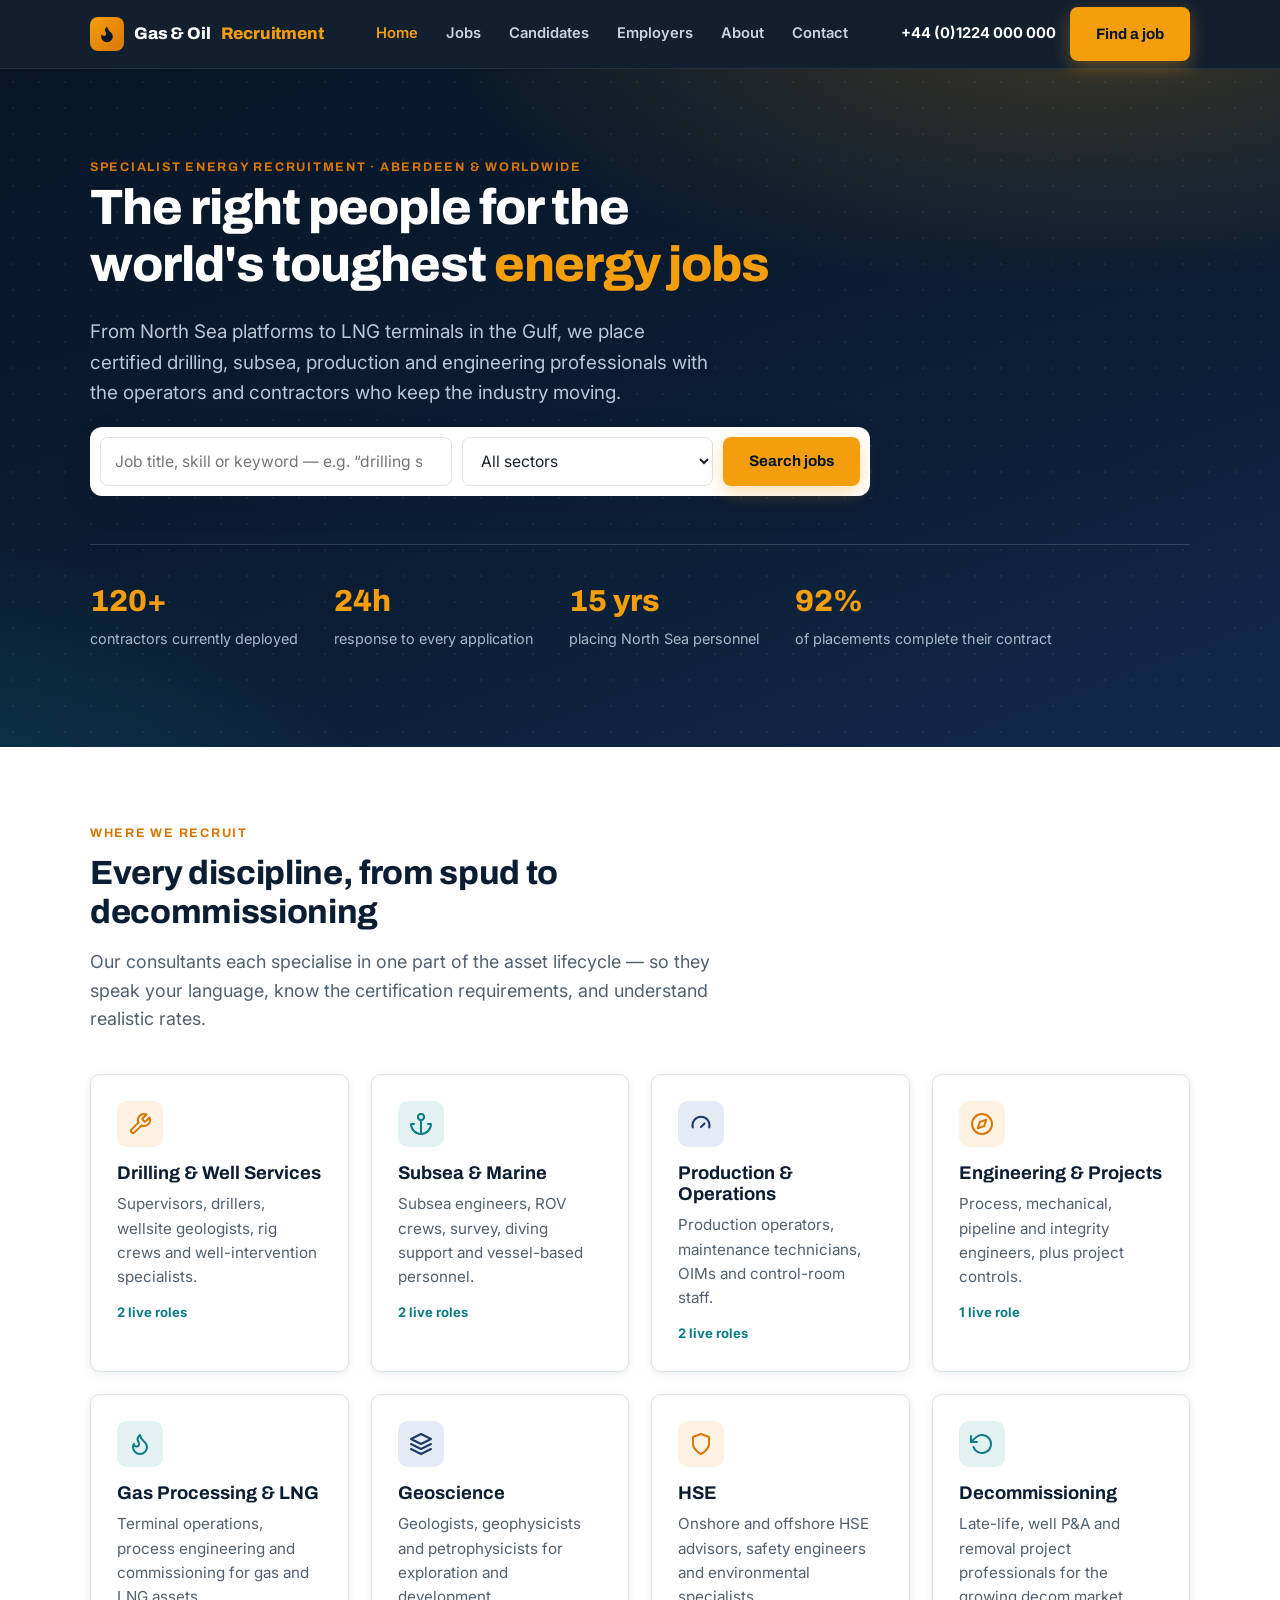
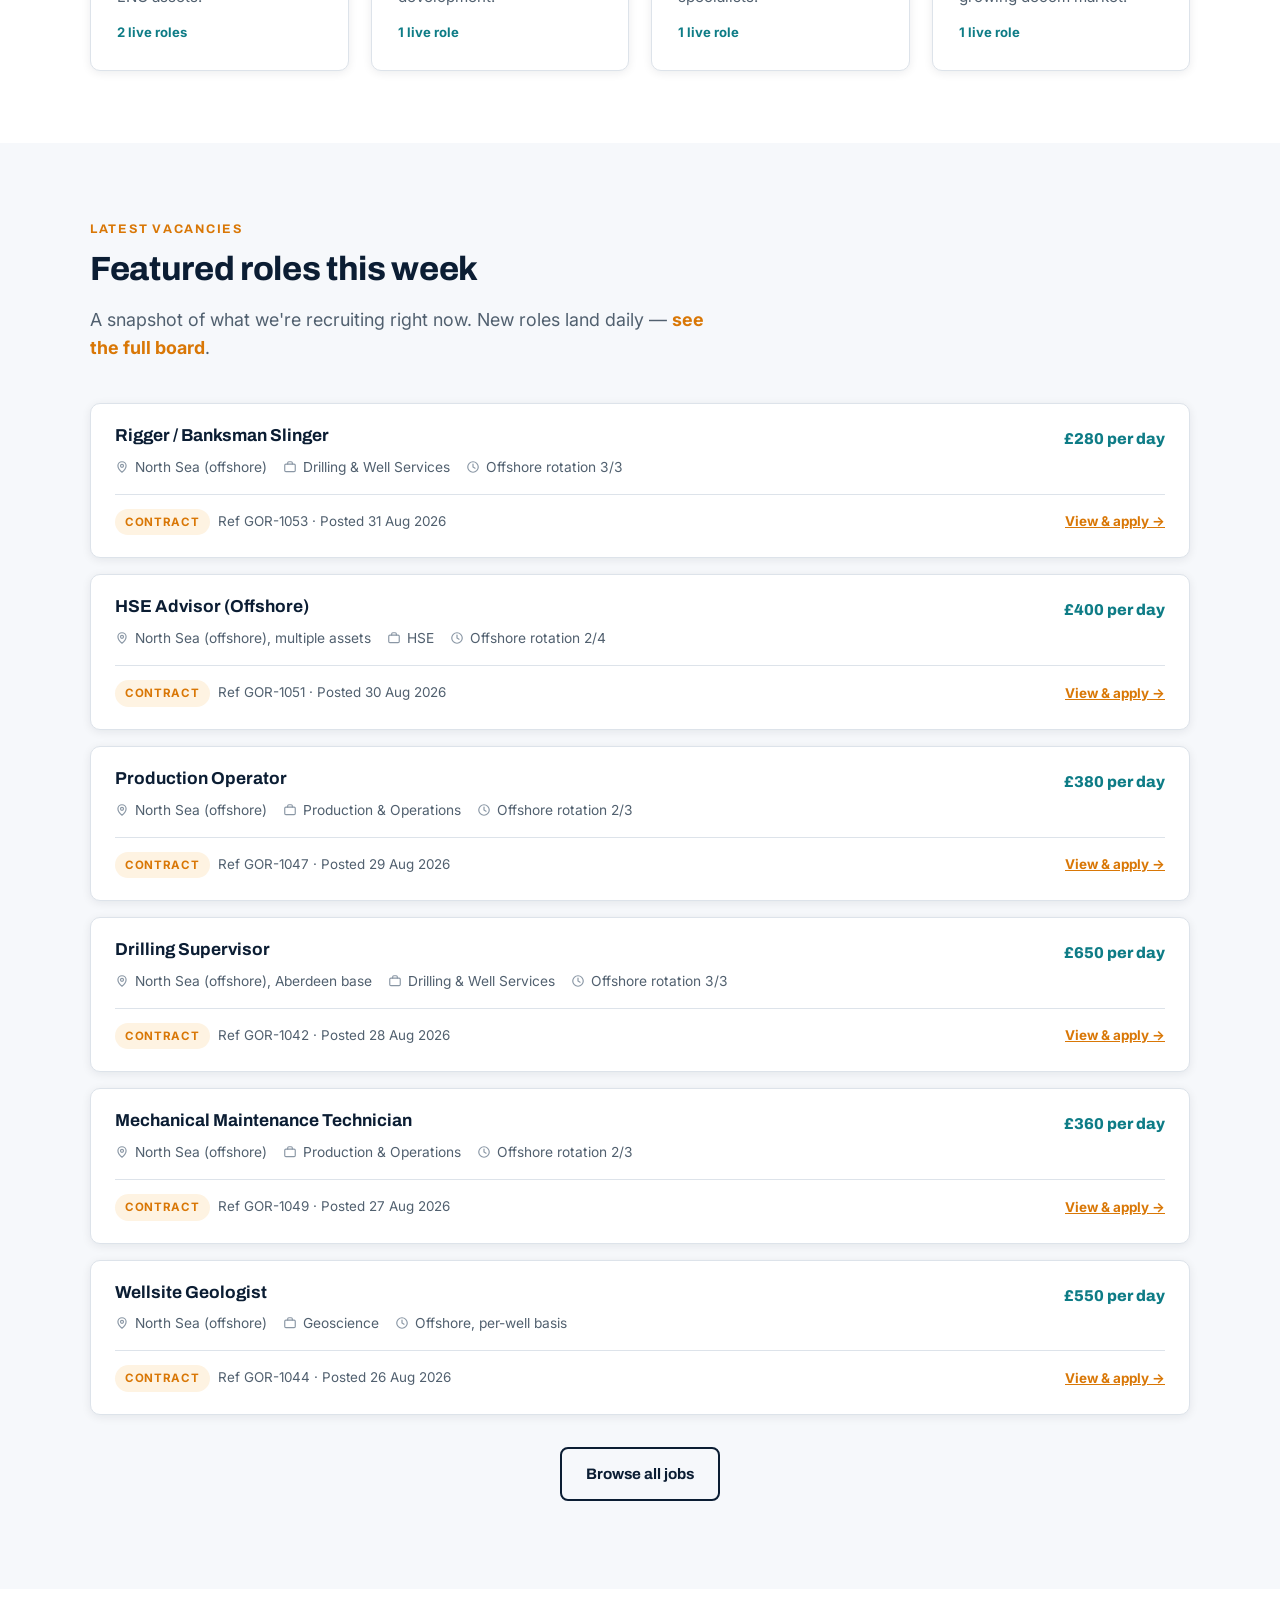
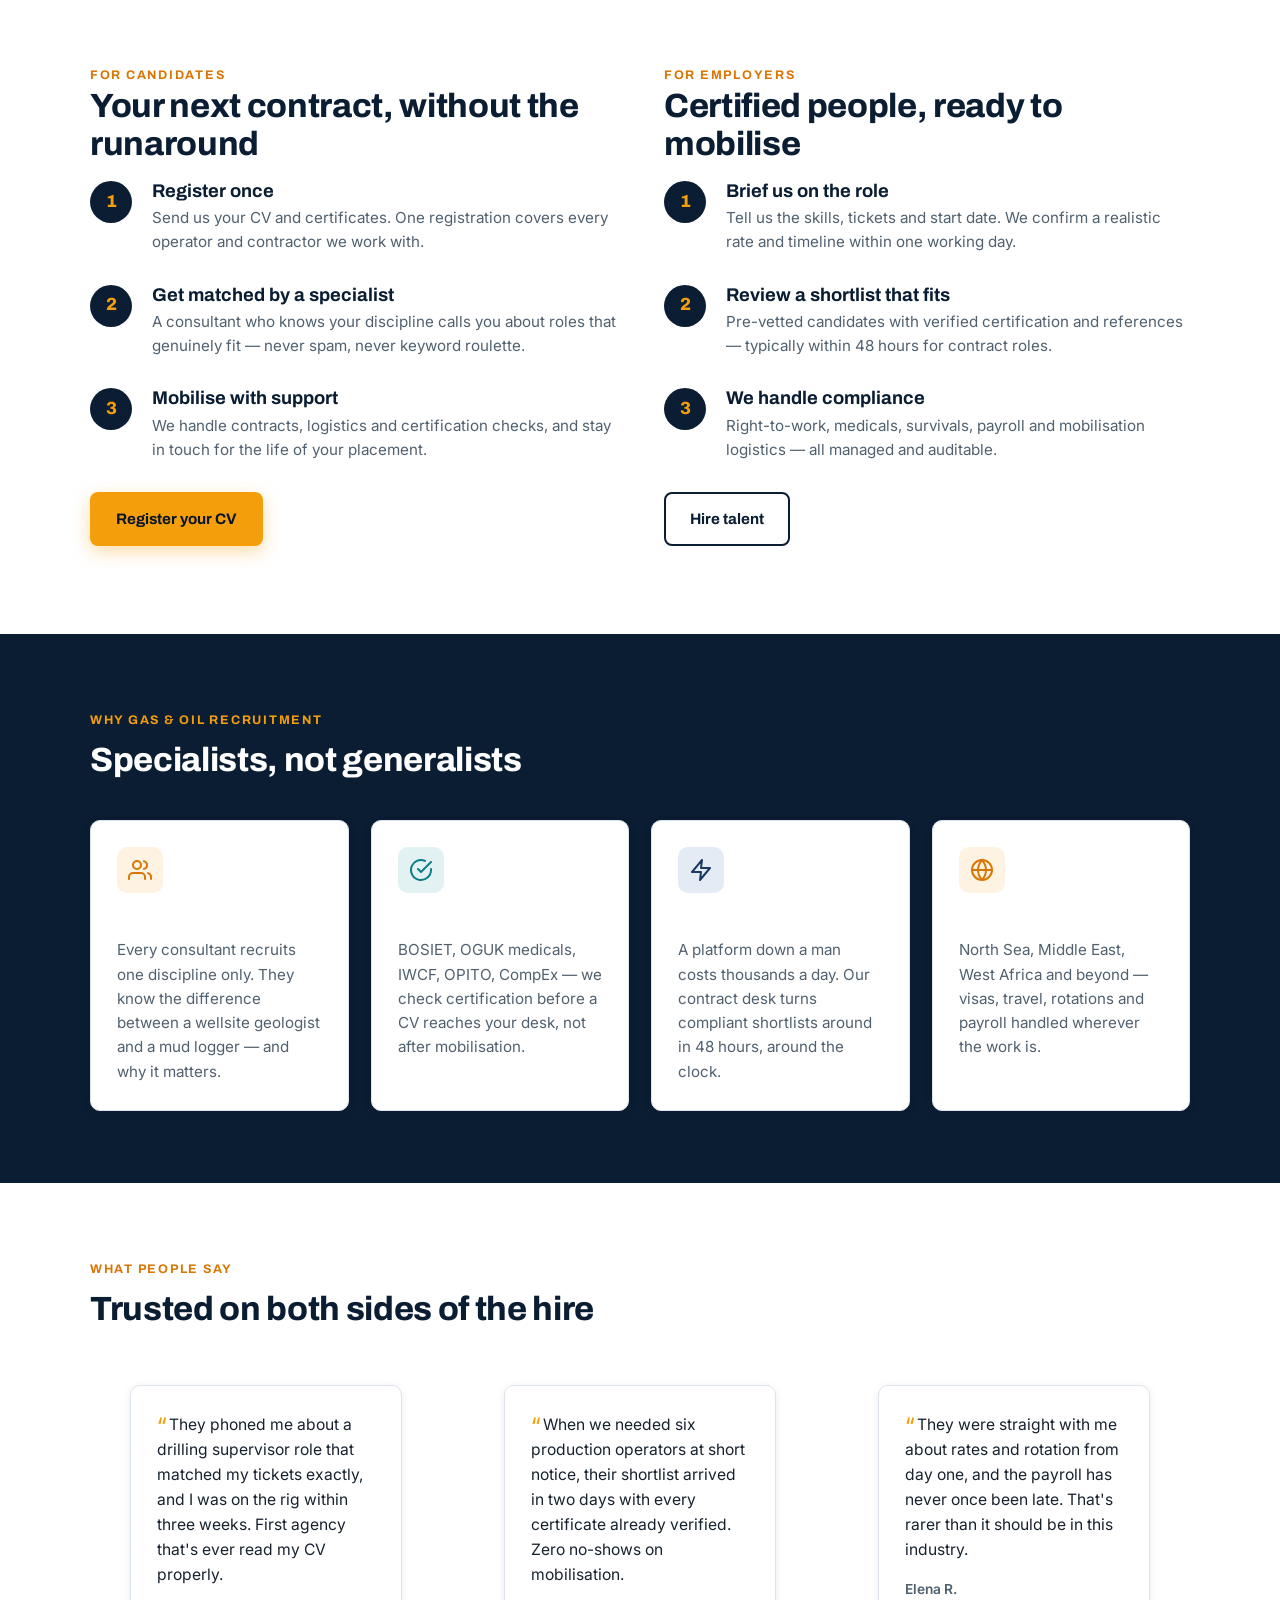
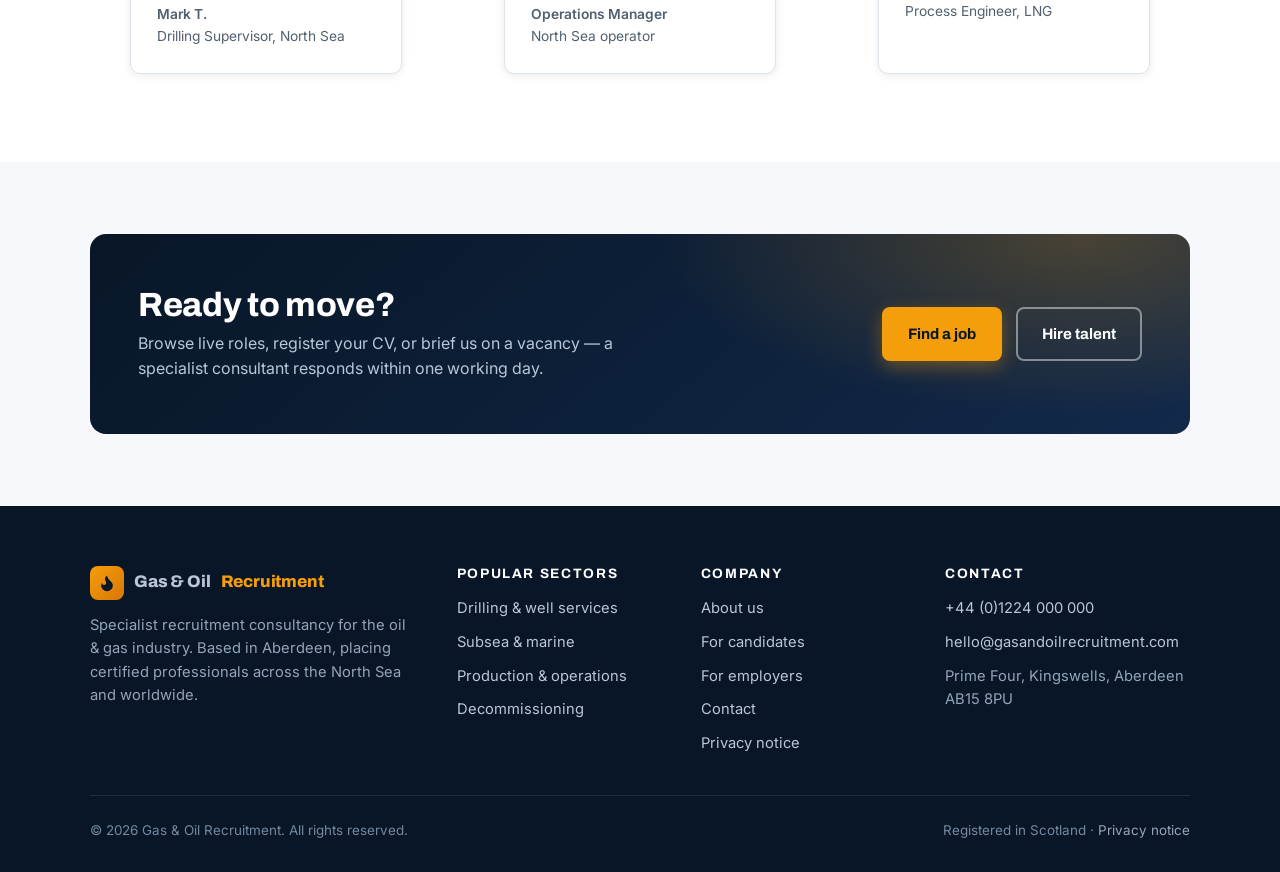
<file: gasandoilrecruitment/index.html>
<!DOCTYPE html>
<html lang="en-GB">
<head>
<meta charset="utf-8">
<meta name="viewport" content="width=device-width, initial-scale=1">
<title>Gas &amp; Oil Recruitment — Specialist Energy Recruitment | Aberdeen, UK</title>
<meta name="description" content="Specialist recruitment for the oil and gas industry. Drilling, subsea, production, engineering, HSE and decommissioning roles across the North Sea and worldwide. Aberdeen-based, global reach.">
<link rel="canonical" href="https://gasandoilrecruitment.com/">
<meta property="og:type" content="website">
<meta property="og:site_name" content="Gas &amp; Oil Recruitment">
<meta property="og:title" content="Gas &amp; Oil Recruitment — Specialist Energy Recruitment">
<meta property="og:description" content="Connecting energy talent with the operators and contractors who need it. North Sea and international oil &amp; gas jobs.">
<meta property="og:url" content="https://gasandoilrecruitment.com/">
<link rel="preconnect" href="https://fonts.googleapis.com">
<link rel="preconnect" href="https://fonts.gstatic.com" crossorigin>
<link href="https://fonts.googleapis.com/css2?family=Archivo:wght@600;700;800&family=Inter:wght@400;500;600;700&display=swap" rel="stylesheet">
<link rel="stylesheet" href="assets/css/style.css">
<link rel="icon" href="data:image/svg+xml,%3Csvg xmlns='http://www.w3.org/2000/svg' viewBox='0 0 24 24'%3E%3Crect width='24' height='24' rx='5' fill='%23f59e0b'/%3E%3Cpath d='M8.5 16.5A2.5 2.5 0 0 0 11 14c0-1.38-.5-2-1-3-1.07-2.14-.22-4.05 2-6 .5 2.5 2 4.9 4 6.5 2 1.6 3 3.5 3 5.5a7 7 0 1 1-14 0c0-1.15.43-2.29 1-3a2.5 2.5 0 0 0 2.5 2.5z' fill='%23081627'/%3E%3C/svg%3E">
<script type="application/ld+json">
{
  "@context": "https://schema.org",
  "@type": "Organization",
  "name": "Gas & Oil Recruitment",
  "url": "https://gasandoilrecruitment.com",
  "description": "Specialist recruitment consultancy for the oil and gas industry, based in Aberdeen, Scotland.",
  "address": {
    "@type": "PostalAddress",
    "streetAddress": "Prime Four, Kingswells",
    "addressLocality": "Aberdeen",
    "postalCode": "AB15 8PU",
    "addressCountry": "GB"
  },
  "areaServed": ["GB", "North Sea", "Worldwide"],
  "knowsAbout": ["oil and gas recruitment", "drilling", "subsea engineering", "production operations", "decommissioning"]
}
</script>
</head>
<body>

<header class="site-header">
  <div class="wrap">
    <a class="brand" href="index.html" aria-label="Gas & Oil Recruitment home">
      <span class="brand-mark" aria-hidden="true"><svg viewBox="0 0 24 24" fill="#081627"><path d="M8.5 14.5A2.5 2.5 0 0 0 11 12c0-1.38-.5-2-1-3-1.07-2.14-.22-4.05 2-6 .5 2.5 2 4.9 4 6.5 2 1.6 3 3.5 3 5.5a7 7 0 1 1-14 0c0-1.15.43-2.29 1-3a2.5 2.5 0 0 0 2.5 2.5z"/></svg></span>
      Gas &amp; Oil <span class="flame">Recruitment</span>
    </a>
    <nav class="main-nav" aria-label="Main navigation">
      <a href="index.html">Home</a>
      <a href="jobs.html">Jobs</a>
      <a href="candidates.html">Candidates</a>
      <a href="employers.html">Employers</a>
      <a href="about.html">About</a>
      <a href="contact.html">Contact</a>
    </nav>
    <div class="header-cta">
      <a class="header-phone" data-site="phone" href="tel:+441224000000">+44 (0)1224 000 000</a>
      <a class="btn btn--primary" href="jobs.html">Find a job</a>
      <button class="nav-toggle" aria-label="Toggle menu" aria-expanded="false"><span></span><span></span><span></span></button>
    </div>
  </div>
</header>

<main>

<section class="hero">
  <div class="wrap">
    <span class="kicker">Specialist energy recruitment · Aberdeen &amp; worldwide</span>
    <h1>The right people for the world's toughest <span class="accent">energy jobs</span></h1>
    <p class="lead">From North Sea platforms to LNG terminals in the Gulf, we place certified drilling, subsea, production and engineering professionals with the operators and contractors who keep the industry moving.</p>

    <form class="job-search" action="jobs.html" method="get" role="search" aria-label="Search jobs">
      <input type="search" name="q" placeholder="Job title, skill or keyword — e.g. “drilling supervisor”" aria-label="Keyword">
      <select name="sector" aria-label="Sector">
        <option value="">All sectors</option>
        <option>Drilling &amp; Well Services</option>
        <option>Subsea &amp; Marine</option>
        <option>Production &amp; Operations</option>
        <option>Engineering &amp; Projects</option>
        <option>Gas Processing &amp; LNG</option>
        <option>Geoscience</option>
        <option>HSE</option>
        <option>Decommissioning</option>
      </select>
      <button class="btn btn--primary" type="submit">Search jobs</button>
    </form>

    <div class="hero-stats">
      <div class="stat"><strong>120+</strong><span>contractors currently deployed</span></div>
      <div class="stat"><strong>24h</strong><span>response to every application</span></div>
      <div class="stat"><strong>15 yrs</strong><span>placing North Sea personnel</span></div>
      <div class="stat"><strong>92%</strong><span>of placements complete their contract</span></div>
    </div>
  </div>
</section>

<section class="section" id="sectors">
  <div class="wrap">
    <div class="section-head">
      <span class="kicker">Where we recruit</span>
      <h2>Every discipline, from spud to decommissioning</h2>
      <p class="lead">Our consultants each specialise in one part of the asset lifecycle — so they speak your language, know the certification requirements, and understand realistic rates.</p>
    </div>
    <div class="grid grid--4">
      <a class="card sector-card" href="jobs.html?sector=Drilling%20%26%20Well%20Services">
        <span class="icon-chip"><svg viewBox="0 0 24 24" fill="none" stroke="currentColor" stroke-width="2" stroke-linecap="round" stroke-linejoin="round"><path d="M14.7 6.3a1 1 0 0 0 0 1.4l1.6 1.6a1 1 0 0 0 1.4 0l3.77-3.77a6 6 0 0 1-7.94 7.94l-6.91 6.91a2.12 2.12 0 0 1-3-3l6.91-6.91a6 6 0 0 1 7.94-7.94l-3.76 3.76z"/></svg></span>
        <h3>Drilling &amp; Well Services</h3>
        <p>Supervisors, drillers, wellsite geologists, rig crews and well-intervention specialists.</p>
        <span class="count" data-sector-count="Drilling &amp; Well Services"></span>
      </a>
      <a class="card sector-card" href="jobs.html?sector=Subsea%20%26%20Marine">
        <span class="icon-chip icon-chip--teal"><svg viewBox="0 0 24 24" fill="none" stroke="currentColor" stroke-width="2" stroke-linecap="round" stroke-linejoin="round"><circle cx="12" cy="5" r="3"/><line x1="12" y1="22" x2="12" y2="8"/><path d="M5 12H2a10 10 0 0 0 20 0h-3"/></svg></span>
        <h3>Subsea &amp; Marine</h3>
        <p>Subsea engineers, ROV crews, survey, diving support and vessel-based personnel.</p>
        <span class="count" data-sector-count="Subsea &amp; Marine"></span>
      </a>
      <a class="card sector-card" href="jobs.html?sector=Production%20%26%20Operations">
        <span class="icon-chip icon-chip--navy"><svg viewBox="0 0 24 24" fill="none" stroke="currentColor" stroke-width="2" stroke-linecap="round" stroke-linejoin="round"><path d="M12 15l3.5-3.5"/><path d="M20.2 15.5a8.5 8.5 0 1 0-16.4 0"/></svg></span>
        <h3>Production &amp; Operations</h3>
        <p>Production operators, maintenance technicians, OIMs and control-room staff.</p>
        <span class="count" data-sector-count="Production &amp; Operations"></span>
      </a>
      <a class="card sector-card" href="jobs.html?sector=Engineering%20%26%20Projects">
        <span class="icon-chip"><svg viewBox="0 0 24 24" fill="none" stroke="currentColor" stroke-width="2" stroke-linecap="round" stroke-linejoin="round"><circle cx="12" cy="12" r="10"/><polygon points="16.24 7.76 14.12 14.12 7.76 16.24 9.88 9.88 16.24 7.76"/></svg></span>
        <h3>Engineering &amp; Projects</h3>
        <p>Process, mechanical, pipeline and integrity engineers, plus project controls.</p>
        <span class="count" data-sector-count="Engineering &amp; Projects"></span>
      </a>
      <a class="card sector-card" href="jobs.html?sector=Gas%20Processing%20%26%20LNG">
        <span class="icon-chip icon-chip--teal"><svg viewBox="0 0 24 24" fill="none" stroke="currentColor" stroke-width="2" stroke-linecap="round" stroke-linejoin="round"><path d="M8.5 14.5A2.5 2.5 0 0 0 11 12c0-1.38-.5-2-1-3-1.07-2.14-.22-4.05 2-6 .5 2.5 2 4.9 4 6.5 2 1.6 3 3.5 3 5.5a7 7 0 1 1-14 0c0-1.15.43-2.29 1-3a2.5 2.5 0 0 0 2.5 2.5z"/></svg></span>
        <h3>Gas Processing &amp; LNG</h3>
        <p>Terminal operations, process engineering and commissioning for gas and LNG assets.</p>
        <span class="count" data-sector-count="Gas Processing &amp; LNG"></span>
      </a>
      <a class="card sector-card" href="jobs.html?sector=Geoscience">
        <span class="icon-chip icon-chip--navy"><svg viewBox="0 0 24 24" fill="none" stroke="currentColor" stroke-width="2" stroke-linecap="round" stroke-linejoin="round"><polygon points="12 2 2 7 12 12 22 7 12 2"/><polyline points="2 17 12 22 22 17"/><polyline points="2 12 12 17 22 12"/></svg></span>
        <h3>Geoscience</h3>
        <p>Geologists, geophysicists and petrophysicists for exploration and development.</p>
        <span class="count" data-sector-count="Geoscience"></span>
      </a>
      <a class="card sector-card" href="jobs.html?sector=HSE">
        <span class="icon-chip"><svg viewBox="0 0 24 24" fill="none" stroke="currentColor" stroke-width="2" stroke-linecap="round" stroke-linejoin="round"><path d="M12 22s8-4 8-10V5l-8-3-8 3v7c0 6 8 10 8 10z"/></svg></span>
        <h3>HSE</h3>
        <p>Onshore and offshore HSE advisors, safety engineers and environmental specialists.</p>
        <span class="count" data-sector-count="HSE"></span>
      </a>
      <a class="card sector-card" href="jobs.html?sector=Decommissioning">
        <span class="icon-chip icon-chip--teal"><svg viewBox="0 0 24 24" fill="none" stroke="currentColor" stroke-width="2" stroke-linecap="round" stroke-linejoin="round"><polyline points="1 4 1 10 7 10"/><path d="M3.51 15a9 9 0 1 0 2.13-9.36L1 10"/></svg></span>
        <h3>Decommissioning</h3>
        <p>Late-life, well P&amp;A and removal project professionals for the growing decom market.</p>
        <span class="count" data-sector-count="Decommissioning"></span>
      </a>
    </div>
  </div>
</section>

<section class="section section--tint" id="featured">
  <div class="wrap">
    <div class="section-head">
      <span class="kicker">Latest vacancies</span>
      <h2>Featured roles this week</h2>
      <p class="lead">A snapshot of what we're recruiting right now. New roles land daily — <a class="text-link" href="jobs.html">see the full board</a>.</p>
    </div>
    <div class="job-list" id="featured-jobs"></div>
    <p class="center" style="margin-top:32px"><a class="btn btn--outline" href="jobs.html">Browse all jobs</a></p>
  </div>
</section>

<section class="section" id="how">
  <div class="wrap">
    <div class="split">
      <div>
        <span class="kicker">For candidates</span>
        <h2>Your next contract, without the runaround</h2>
        <div class="steps">
          <div class="step">
            <h3>Register once</h3>
            <p>Send us your CV and certificates. One registration covers every operator and contractor we work with.</p>
          </div>
          <div class="step">
            <h3>Get matched by a specialist</h3>
            <p>A consultant who knows your discipline calls you about roles that genuinely fit — never spam, never keyword roulette.</p>
          </div>
          <div class="step">
            <h3>Mobilise with support</h3>
            <p>We handle contracts, logistics and certification checks, and stay in touch for the life of your placement.</p>
          </div>
        </div>
        <p><a class="btn btn--primary" href="candidates.html">Register your CV</a></p>
      </div>
      <div>
        <span class="kicker">For employers</span>
        <h2>Certified people, ready to mobilise</h2>
        <div class="steps">
          <div class="step">
            <h3>Brief us on the role</h3>
            <p>Tell us the skills, tickets and start date. We confirm a realistic rate and timeline within one working day.</p>
          </div>
          <div class="step">
            <h3>Review a shortlist that fits</h3>
            <p>Pre-vetted candidates with verified certification and references — typically within 48 hours for contract roles.</p>
          </div>
          <div class="step">
            <h3>We handle compliance</h3>
            <p>Right-to-work, medicals, survivals, payroll and mobilisation logistics — all managed and auditable.</p>
          </div>
        </div>
        <p><a class="btn btn--outline" href="employers.html">Hire talent</a></p>
      </div>
    </div>
  </div>
</section>

<section class="section section--navy" id="why">
  <div class="wrap">
    <div class="section-head">
      <span class="kicker">Why Gas &amp; Oil Recruitment</span>
      <h2>Specialists, not generalists</h2>
    </div>
    <div class="grid grid--4">
      <div class="card">
        <span class="icon-chip"><svg viewBox="0 0 24 24" fill="none" stroke="currentColor" stroke-width="2" stroke-linecap="round" stroke-linejoin="round"><path d="M17 21v-2a4 4 0 0 0-4-4H5a4 4 0 0 0-4 4v2"/><circle cx="9" cy="7" r="4"/><path d="M23 21v-2a4 4 0 0 0-3-3.87"/><path d="M16 3.13a4 4 0 0 1 0 7.75"/></svg></span>
        <h3>Discipline-led desks</h3>
        <p>Every consultant recruits one discipline only. They know the difference between a wellsite geologist and a mud logger — and why it matters.</p>
      </div>
      <div class="card">
        <span class="icon-chip icon-chip--teal"><svg viewBox="0 0 24 24" fill="none" stroke="currentColor" stroke-width="2" stroke-linecap="round" stroke-linejoin="round"><path d="M22 11.08V12a10 10 0 1 1-5.93-9.14"/><polyline points="22 4 12 14.01 9 11.01"/></svg></span>
        <h3>Tickets verified</h3>
        <p>BOSIET, OGUK medicals, IWCF, OPITO, CompEx — we check certification before a CV reaches your desk, not after mobilisation.</p>
      </div>
      <div class="card">
        <span class="icon-chip icon-chip--navy"><svg viewBox="0 0 24 24" fill="none" stroke="currentColor" stroke-width="2" stroke-linecap="round" stroke-linejoin="round"><polygon points="13 2 3 14 12 14 11 22 21 10 12 10 13 2"/></svg></span>
        <h3>Speed when it counts</h3>
        <p>A platform down a man costs thousands a day. Our contract desk turns compliant shortlists around in 48 hours, around the clock.</p>
      </div>
      <div class="card">
        <span class="icon-chip"><svg viewBox="0 0 24 24" fill="none" stroke="currentColor" stroke-width="2" stroke-linecap="round" stroke-linejoin="round"><circle cx="12" cy="12" r="10"/><line x1="2" y1="12" x2="22" y2="12"/><path d="M12 2a15.3 15.3 0 0 1 4 10 15.3 15.3 0 0 1-4 10 15.3 15.3 0 0 1-4-10 15.3 15.3 0 0 1 4-10z"/></svg></span>
        <h3>Global mobilisation</h3>
        <p>North Sea, Middle East, West Africa and beyond — visas, travel, rotations and payroll handled wherever the work is.</p>
      </div>
    </div>
  </div>
</section>

<section class="section" id="testimonials">
  <div class="wrap">
    <div class="section-head">
      <span class="kicker">What people say</span>
      <h2>Trusted on both sides of the hire</h2>
    </div>
    <div class="grid grid--3">
      <blockquote class="quote">
        <p>They phoned me about a drilling supervisor role that matched my tickets exactly, and I was on the rig within three weeks. First agency that's ever read my CV properly.</p>
        <footer>Mark T. <span>Drilling Supervisor, North Sea</span></footer>
      </blockquote>
      <blockquote class="quote">
        <p>When we needed six production operators at short notice, their shortlist arrived in two days with every certificate already verified. Zero no-shows on mobilisation.</p>
        <footer>Operations Manager <span>North Sea operator</span></footer>
      </blockquote>
      <blockquote class="quote">
        <p>They were straight with me about rates and rotation from day one, and the payroll has never once been late. That's rarer than it should be in this industry.</p>
        <footer>Elena R. <span>Process Engineer, LNG</span></footer>
      </blockquote>
    </div>
  </div>
</section>

<section class="section section--tint">
  <div class="wrap">
    <div class="cta-band">
      <div>
        <h2>Ready to move?</h2>
        <p>Browse live roles, register your CV, or brief us on a vacancy — a specialist consultant responds within one working day.</p>
      </div>
      <div class="hero-actions" style="margin:0">
        <a class="btn btn--primary" href="jobs.html">Find a job</a>
        <a class="btn btn--ghost" href="employers.html">Hire talent</a>
      </div>
    </div>
  </div>
</section>

</main>

<footer class="site-footer">
  <div class="wrap">
    <div class="footer-grid">
      <div>
        <a class="brand" href="index.html">
          <span class="brand-mark" aria-hidden="true"><svg viewBox="0 0 24 24" fill="#081627"><path d="M8.5 14.5A2.5 2.5 0 0 0 11 12c0-1.38-.5-2-1-3-1.07-2.14-.22-4.05 2-6 .5 2.5 2 4.9 4 6.5 2 1.6 3 3.5 3 5.5a7 7 0 1 1-14 0c0-1.15.43-2.29 1-3a2.5 2.5 0 0 0 2.5 2.5z"/></svg></span>
          Gas &amp; Oil <span class="flame">Recruitment</span>
        </a>
        <p>Specialist recruitment consultancy for the oil &amp; gas industry. Based in Aberdeen, placing certified professionals across the North Sea and worldwide.</p>
      </div>
      <div>
        <h4>Popular sectors</h4>
        <ul>
          <li><a href="jobs.html?sector=Drilling%20%26%20Well%20Services">Drilling &amp; well services</a></li>
          <li><a href="jobs.html?sector=Subsea%20%26%20Marine">Subsea &amp; marine</a></li>
          <li><a href="jobs.html?sector=Production%20%26%20Operations">Production &amp; operations</a></li>
          <li><a href="jobs.html?sector=Decommissioning">Decommissioning</a></li>
        </ul>
      </div>
      <div>
        <h4>Company</h4>
        <ul>
          <li><a href="about.html">About us</a></li>
          <li><a href="candidates.html">For candidates</a></li>
          <li><a href="employers.html">For employers</a></li>
          <li><a href="contact.html">Contact</a></li>
          <li><a href="privacy.html">Privacy notice</a></li>
        </ul>
      </div>
      <div>
        <h4>Contact</h4>
        <ul>
          <li><a data-site="phone" href="tel:+441224000000">+44 (0)1224 000 000</a></li>
          <li><a data-site="email" href="mailto:hello@gasandoilrecruitment.com">hello@gasandoilrecruitment.com</a></li>
          <li><span data-site="address">Prime Four, Kingswells, Aberdeen AB15 8PU</span></li>
        </ul>
      </div>
    </div>
    <div class="footer-bottom">
      <span>&copy; <span data-year>2026</span> Gas &amp; Oil Recruitment. All rights reserved.</span>
      <span>Registered in Scotland &middot; <a href="privacy.html">Privacy notice</a></span>
    </div>
  </div>
</footer>

<script src="assets/js/config.js"></script>
<script src="assets/js/analytics.js"></script>
<script src="assets/js/jobs-data.js"></script>
<script src="assets/js/main.js"></script>
<script src="assets/js/jobs.js"></script>
</body>
</html>
</file>
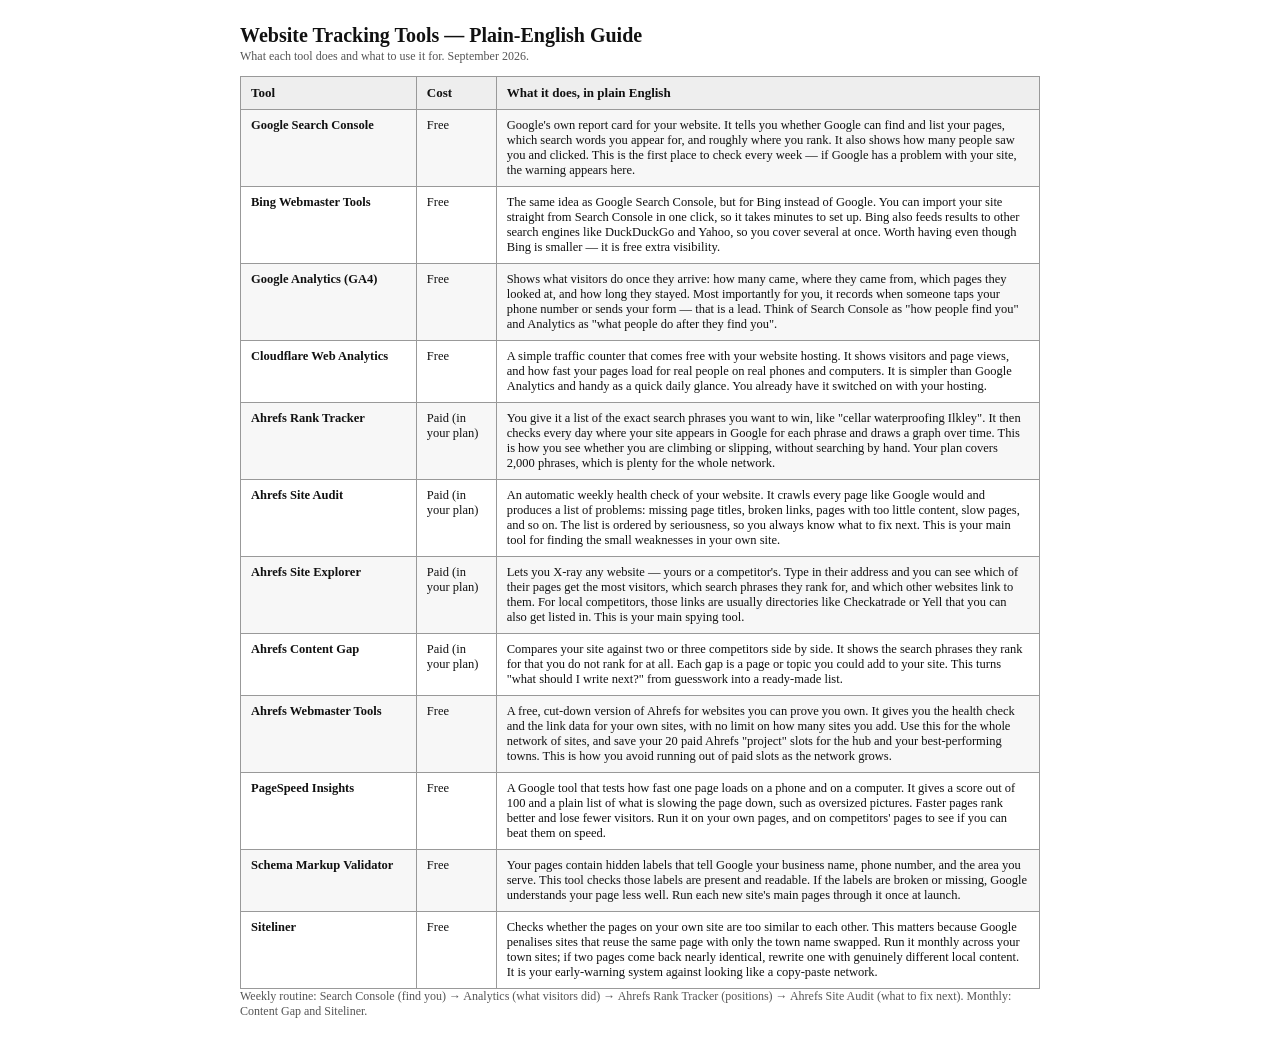
<file: website-tracking-tools.html>
<!DOCTYPE html>
<html lang="en-GB">
<head>
<meta charset="utf-8">
<title>Website Tracking Tools — Plain-English Guide</title>
<style>
  body { font-family: Georgia, serif; color: #111; max-width: 800px; margin: 24px auto; padding: 0 16px; }
  h1 { font-size: 20px; margin-bottom: 2px; }
  p.sub { font-size: 12px; color: #555; margin-top: 0; }
  table { border-collapse: collapse; width: 100%; font-size: 12.5px; }
  th, td { border: 1px solid #999; padding: 8px 10px; vertical-align: top; text-align: left; }
  th { background: #eee; font-size: 13px; }
  tr:nth-child(even) td { background: #f7f7f7; }
  td.tool { font-weight: bold; width: 22%; }
  td.cost { width: 10%; }
  @media print {
    body { margin: 0; max-width: none; }
    @page { size: A4 portrait; margin: 14mm; }
    tr { page-break-inside: avoid; }
  }
</style>
</head>
<body>
<h1>Website Tracking Tools — Plain-English Guide</h1>
<p class="sub">What each tool does and what to use it for. September 2026.</p>
<table>
  <tr><th>Tool</th><th>Cost</th><th>What it does, in plain English</th></tr>

  <tr>
    <td class="tool">Google Search Console</td>
    <td class="cost">Free</td>
    <td>Google's own report card for your website. It tells you whether Google can find and list your pages, which search words you appear for, and roughly where you rank. It also shows how many people saw you and clicked. This is the first place to check every week — if Google has a problem with your site, the warning appears here.</td>
  </tr>

  <tr>
    <td class="tool">Bing Webmaster Tools</td>
    <td class="cost">Free</td>
    <td>The same idea as Google Search Console, but for Bing instead of Google. You can import your site straight from Search Console in one click, so it takes minutes to set up. Bing also feeds results to other search engines like DuckDuckGo and Yahoo, so you cover several at once. Worth having even though Bing is smaller — it is free extra visibility.</td>
  </tr>

  <tr>
    <td class="tool">Google Analytics (GA4)</td>
    <td class="cost">Free</td>
    <td>Shows what visitors do once they arrive: how many came, where they came from, which pages they looked at, and how long they stayed. Most importantly for you, it records when someone taps your phone number or sends your form — that is a lead. Think of Search Console as "how people find you" and Analytics as "what people do after they find you".</td>
  </tr>

  <tr>
    <td class="tool">Cloudflare Web Analytics</td>
    <td class="cost">Free</td>
    <td>A simple traffic counter that comes free with your website hosting. It shows visitors and page views, and how fast your pages load for real people on real phones and computers. It is simpler than Google Analytics and handy as a quick daily glance. You already have it switched on with your hosting.</td>
  </tr>

  <tr>
    <td class="tool">Ahrefs Rank Tracker</td>
    <td class="cost">Paid (in your plan)</td>
    <td>You give it a list of the exact search phrases you want to win, like "cellar waterproofing Ilkley". It then checks every day where your site appears in Google for each phrase and draws a graph over time. This is how you see whether you are climbing or slipping, without searching by hand. Your plan covers 2,000 phrases, which is plenty for the whole network.</td>
  </tr>

  <tr>
    <td class="tool">Ahrefs Site Audit</td>
    <td class="cost">Paid (in your plan)</td>
    <td>An automatic weekly health check of your website. It crawls every page like Google would and produces a list of problems: missing page titles, broken links, pages with too little content, slow pages, and so on. The list is ordered by seriousness, so you always know what to fix next. This is your main tool for finding the small weaknesses in your own site.</td>
  </tr>

  <tr>
    <td class="tool">Ahrefs Site Explorer</td>
    <td class="cost">Paid (in your plan)</td>
    <td>Lets you X-ray any website — yours or a competitor's. Type in their address and you can see which of their pages get the most visitors, which search phrases they rank for, and which other websites link to them. For local competitors, those links are usually directories like Checkatrade or Yell that you can also get listed in. This is your main spying tool.</td>
  </tr>

  <tr>
    <td class="tool">Ahrefs Content Gap</td>
    <td class="cost">Paid (in your plan)</td>
    <td>Compares your site against two or three competitors side by side. It shows the search phrases they rank for that you do not rank for at all. Each gap is a page or topic you could add to your site. This turns "what should I write next?" from guesswork into a ready-made list.</td>
  </tr>

  <tr>
    <td class="tool">Ahrefs Webmaster Tools</td>
    <td class="cost">Free</td>
    <td>A free, cut-down version of Ahrefs for websites you can prove you own. It gives you the health check and the link data for your own sites, with no limit on how many sites you add. Use this for the whole network of sites, and save your 20 paid Ahrefs "project" slots for the hub and your best-performing towns. This is how you avoid running out of paid slots as the network grows.</td>
  </tr>

  <tr>
    <td class="tool">PageSpeed Insights</td>
    <td class="cost">Free</td>
    <td>A Google tool that tests how fast one page loads on a phone and on a computer. It gives a score out of 100 and a plain list of what is slowing the page down, such as oversized pictures. Faster pages rank better and lose fewer visitors. Run it on your own pages, and on competitors' pages to see if you can beat them on speed.</td>
  </tr>

  <tr>
    <td class="tool">Schema Markup Validator</td>
    <td class="cost">Free</td>
    <td>Your pages contain hidden labels that tell Google your business name, phone number, and the area you serve. This tool checks those labels are present and readable. If the labels are broken or missing, Google understands your page less well. Run each new site's main pages through it once at launch.</td>
  </tr>

  <tr>
    <td class="tool">Siteliner</td>
    <td class="cost">Free</td>
    <td>Checks whether the pages on your own site are too similar to each other. This matters because Google penalises sites that reuse the same page with only the town name swapped. Run it monthly across your town sites; if two pages come back nearly identical, rewrite one with genuinely different local content. It is your early-warning system against looking like a copy-paste network.</td>
  </tr>

</table>
<p class="sub">Weekly routine: Search Console (find you) → Analytics (what visitors did) → Ahrefs Rank Tracker (positions) → Ahrefs Site Audit (what to fix next). Monthly: Content Gap and Siteliner.</p>
</body>
</html>
</file>
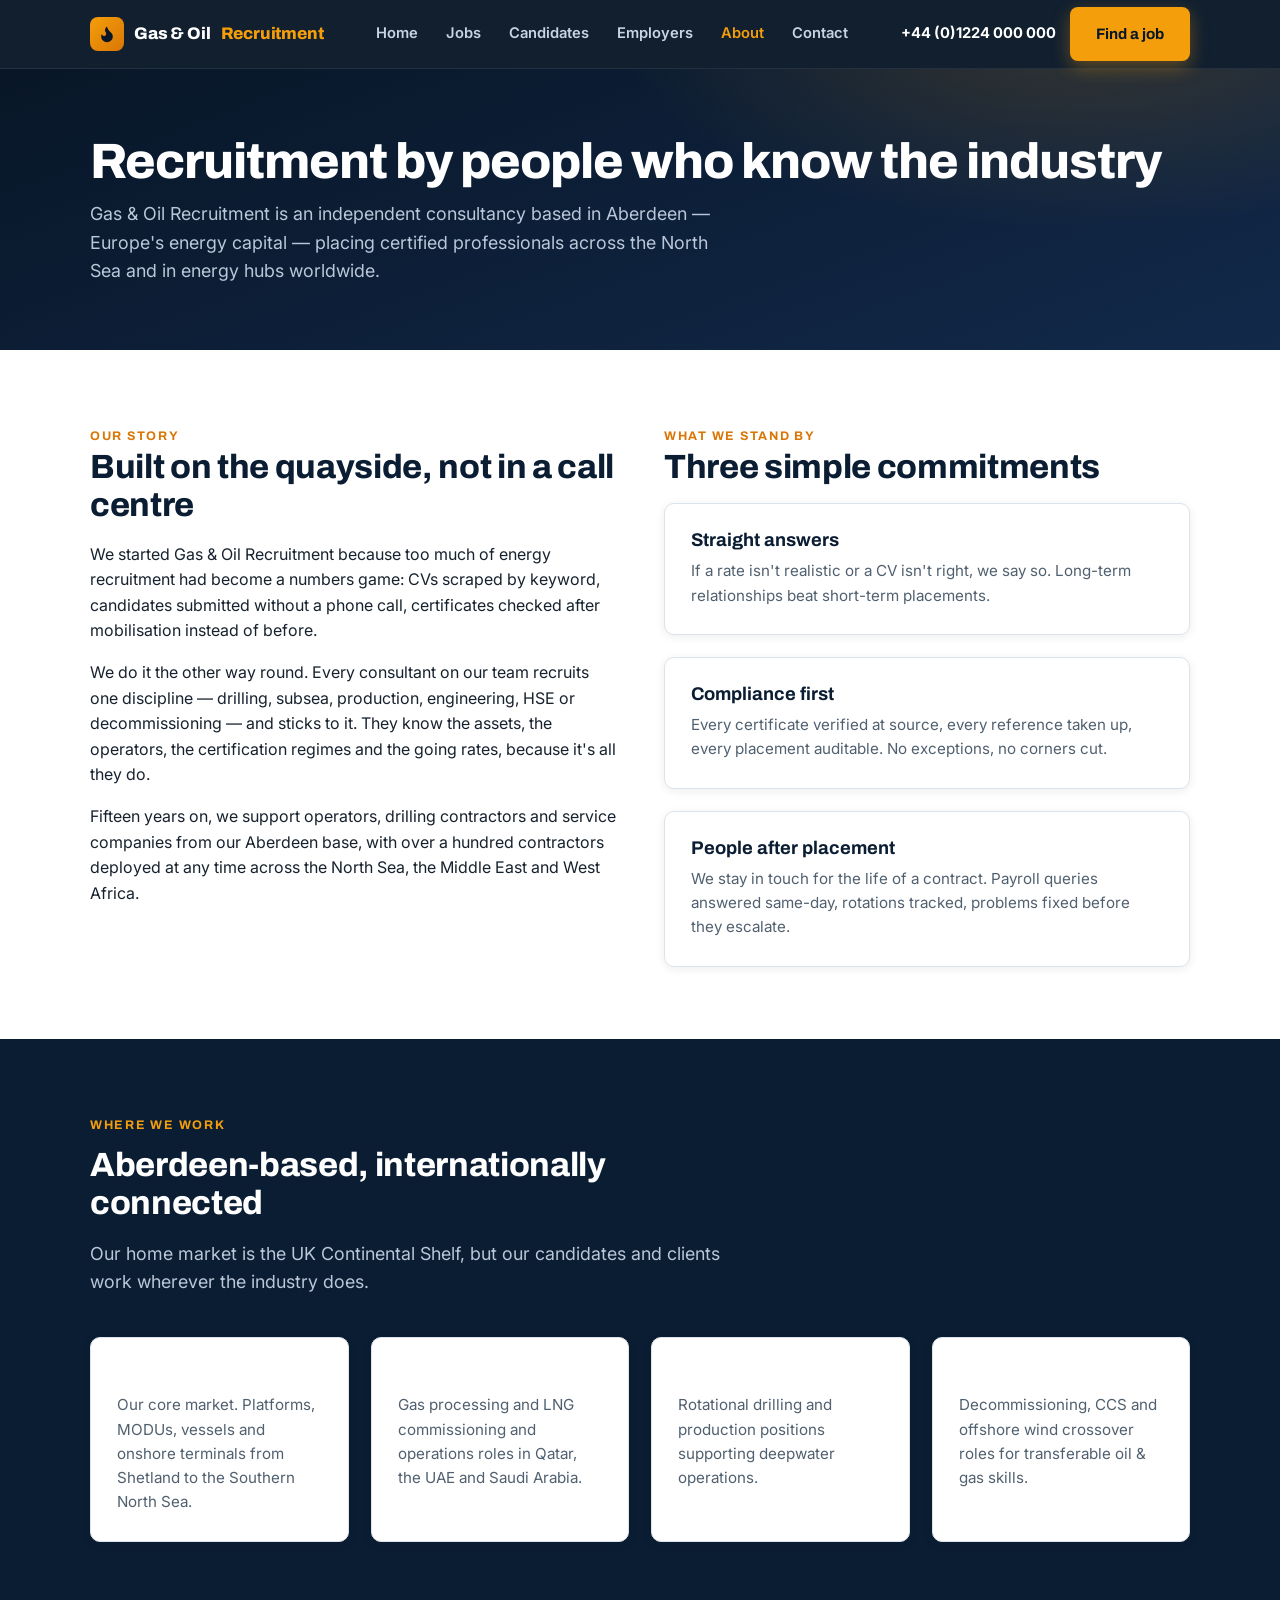
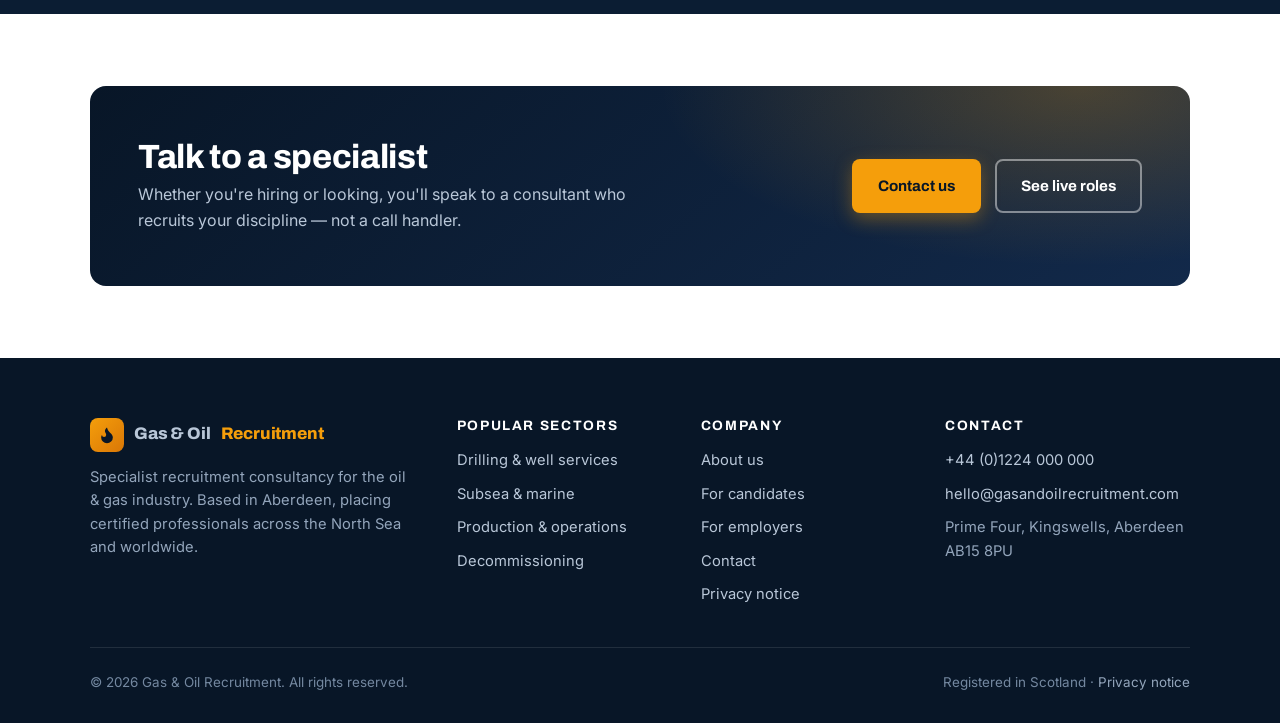
<file: gasandoilrecruitment/about.html>
<!DOCTYPE html>
<html lang="en-GB">
<head>
<meta charset="utf-8">
<meta name="viewport" content="width=device-width, initial-scale=1">
<title>About Us — Specialist Energy Recruiters in Aberdeen | Gas &amp; Oil Recruitment</title>
<meta name="description" content="Aberdeen-based specialist recruitment consultancy for the oil and gas industry. Discipline-led desks covering drilling, subsea, production, engineering and decommissioning.">
<link rel="canonical" href="https://gasandoilrecruitment.com/about.html">
<meta property="og:type" content="website">
<meta property="og:title" content="About Us | Gas &amp; Oil Recruitment">
<meta property="og:description" content="Specialist oil &amp; gas recruiters based in Aberdeen, placing certified professionals worldwide.">
<meta property="og:url" content="https://gasandoilrecruitment.com/about.html">
<link rel="preconnect" href="https://fonts.googleapis.com">
<link rel="preconnect" href="https://fonts.gstatic.com" crossorigin>
<link href="https://fonts.googleapis.com/css2?family=Archivo:wght@600;700;800&family=Inter:wght@400;500;600;700&display=swap" rel="stylesheet">
<link rel="stylesheet" href="assets/css/style.css">
<link rel="icon" href="data:image/svg+xml,%3Csvg xmlns='http://www.w3.org/2000/svg' viewBox='0 0 24 24'%3E%3Crect width='24' height='24' rx='5' fill='%23f59e0b'/%3E%3Cpath d='M8.5 16.5A2.5 2.5 0 0 0 11 14c0-1.38-.5-2-1-3-1.07-2.14-.22-4.05 2-6 .5 2.5 2 4.9 4 6.5 2 1.6 3 3.5 3 5.5a7 7 0 1 1-14 0c0-1.15.43-2.29 1-3a2.5 2.5 0 0 0 2.5 2.5z' fill='%23081627'/%3E%3C/svg%3E">
</head>
<body>

<header class="site-header">
  <div class="wrap">
    <a class="brand" href="index.html" aria-label="Gas & Oil Recruitment home">
      <span class="brand-mark" aria-hidden="true"><svg viewBox="0 0 24 24" fill="#081627"><path d="M8.5 14.5A2.5 2.5 0 0 0 11 12c0-1.38-.5-2-1-3-1.07-2.14-.22-4.05 2-6 .5 2.5 2 4.9 4 6.5 2 1.6 3 3.5 3 5.5a7 7 0 1 1-14 0c0-1.15.43-2.29 1-3a2.5 2.5 0 0 0 2.5 2.5z"/></svg></span>
      Gas &amp; Oil <span class="flame">Recruitment</span>
    </a>
    <nav class="main-nav" aria-label="Main navigation">
      <a href="index.html">Home</a>
      <a href="jobs.html">Jobs</a>
      <a href="candidates.html">Candidates</a>
      <a href="employers.html">Employers</a>
      <a href="about.html">About</a>
      <a href="contact.html">Contact</a>
    </nav>
    <div class="header-cta">
      <a class="header-phone" data-site="phone" href="tel:+441224000000">+44 (0)1224 000 000</a>
      <a class="btn btn--primary" href="jobs.html">Find a job</a>
      <button class="nav-toggle" aria-label="Toggle menu" aria-expanded="false"><span></span><span></span><span></span></button>
    </div>
  </div>
</header>

<main>

<section class="page-hero">
  <div class="wrap">
    <h1>Recruitment by people who know the industry</h1>
    <p class="lead">Gas &amp; Oil Recruitment is an independent consultancy based in Aberdeen — Europe's energy capital — placing certified professionals across the North Sea and in energy hubs worldwide.</p>
  </div>
</section>

<section class="section">
  <div class="wrap">
    <div class="split">
      <div>
        <span class="kicker">Our story</span>
        <h2>Built on the quayside, not in a call centre</h2>
        <p>We started Gas &amp; Oil Recruitment because too much of energy recruitment had become a numbers game: CVs scraped by keyword, candidates submitted without a phone call, certificates checked after mobilisation instead of before.</p>
        <p>We do it the other way round. Every consultant on our team recruits one discipline — drilling, subsea, production, engineering, HSE or decommissioning — and sticks to it. They know the assets, the operators, the certification regimes and the going rates, because it's all they do.</p>
        <p>Fifteen years on, we support operators, drilling contractors and service companies from our Aberdeen base, with over a hundred contractors deployed at any time across the North Sea, the Middle East and West Africa.</p>
      </div>
      <div>
        <span class="kicker">What we stand by</span>
        <h2>Three simple commitments</h2>
        <div class="grid" style="grid-template-columns:1fr">
          <div class="card">
            <h3>Straight answers</h3>
            <p>If a rate isn't realistic or a CV isn't right, we say so. Long-term relationships beat short-term placements.</p>
          </div>
          <div class="card">
            <h3>Compliance first</h3>
            <p>Every certificate verified at source, every reference taken up, every placement auditable. No exceptions, no corners cut.</p>
          </div>
          <div class="card">
            <h3>People after placement</h3>
            <p>We stay in touch for the life of a contract. Payroll queries answered same-day, rotations tracked, problems fixed before they escalate.</p>
          </div>
        </div>
      </div>
    </div>
  </div>
</section>

<section class="section section--navy">
  <div class="wrap">
    <div class="section-head">
      <span class="kicker">Where we work</span>
      <h2>Aberdeen-based, internationally connected</h2>
      <p class="lead">Our home market is the UK Continental Shelf, but our candidates and clients work wherever the industry does.</p>
    </div>
    <div class="grid grid--4">
      <div class="card">
        <h3>North Sea &amp; UKCS</h3>
        <p>Our core market. Platforms, MODUs, vessels and onshore terminals from Shetland to the Southern North Sea.</p>
      </div>
      <div class="card">
        <h3>Middle East</h3>
        <p>Gas processing and LNG commissioning and operations roles in Qatar, the UAE and Saudi Arabia.</p>
      </div>
      <div class="card">
        <h3>West Africa</h3>
        <p>Rotational drilling and production positions supporting deepwater operations.</p>
      </div>
      <div class="card">
        <h3>Energy transition</h3>
        <p>Decommissioning, CCS and offshore wind crossover roles for transferable oil &amp; gas skills.</p>
      </div>
    </div>
  </div>
</section>

<section class="section">
  <div class="wrap">
    <div class="cta-band">
      <div>
        <h2>Talk to a specialist</h2>
        <p>Whether you're hiring or looking, you'll speak to a consultant who recruits your discipline — not a call handler.</p>
      </div>
      <div class="hero-actions" style="margin:0">
        <a class="btn btn--primary" href="contact.html">Contact us</a>
        <a class="btn btn--ghost" href="jobs.html">See live roles</a>
      </div>
    </div>
  </div>
</section>

</main>

<footer class="site-footer">
  <div class="wrap">
    <div class="footer-grid">
      <div>
        <a class="brand" href="index.html">
          <span class="brand-mark" aria-hidden="true"><svg viewBox="0 0 24 24" fill="#081627"><path d="M8.5 14.5A2.5 2.5 0 0 0 11 12c0-1.38-.5-2-1-3-1.07-2.14-.22-4.05 2-6 .5 2.5 2 4.9 4 6.5 2 1.6 3 3.5 3 5.5a7 7 0 1 1-14 0c0-1.15.43-2.29 1-3a2.5 2.5 0 0 0 2.5 2.5z"/></svg></span>
          Gas &amp; Oil <span class="flame">Recruitment</span>
        </a>
        <p>Specialist recruitment consultancy for the oil &amp; gas industry. Based in Aberdeen, placing certified professionals across the North Sea and worldwide.</p>
      </div>
      <div>
        <h4>Popular sectors</h4>
        <ul>
          <li><a href="jobs.html?sector=Drilling%20%26%20Well%20Services">Drilling &amp; well services</a></li>
          <li><a href="jobs.html?sector=Subsea%20%26%20Marine">Subsea &amp; marine</a></li>
          <li><a href="jobs.html?sector=Production%20%26%20Operations">Production &amp; operations</a></li>
          <li><a href="jobs.html?sector=Decommissioning">Decommissioning</a></li>
        </ul>
      </div>
      <div>
        <h4>Company</h4>
        <ul>
          <li><a href="about.html">About us</a></li>
          <li><a href="candidates.html">For candidates</a></li>
          <li><a href="employers.html">For employers</a></li>
          <li><a href="contact.html">Contact</a></li>
          <li><a href="privacy.html">Privacy notice</a></li>
        </ul>
      </div>
      <div>
        <h4>Contact</h4>
        <ul>
          <li><a data-site="phone" href="tel:+441224000000">+44 (0)1224 000 000</a></li>
          <li><a data-site="email" href="mailto:hello@gasandoilrecruitment.com">hello@gasandoilrecruitment.com</a></li>
          <li><span data-site="address">Prime Four, Kingswells, Aberdeen AB15 8PU</span></li>
        </ul>
      </div>
    </div>
    <div class="footer-bottom">
      <span>&copy; <span data-year>2026</span> Gas &amp; Oil Recruitment. All rights reserved.</span>
      <span>Registered in Scotland &middot; <a href="privacy.html">Privacy notice</a></span>
    </div>
  </div>
</footer>

<script src="assets/js/config.js"></script>
<script src="assets/js/analytics.js"></script>
<script src="assets/js/main.js"></script>
</body>
</html>
</file>
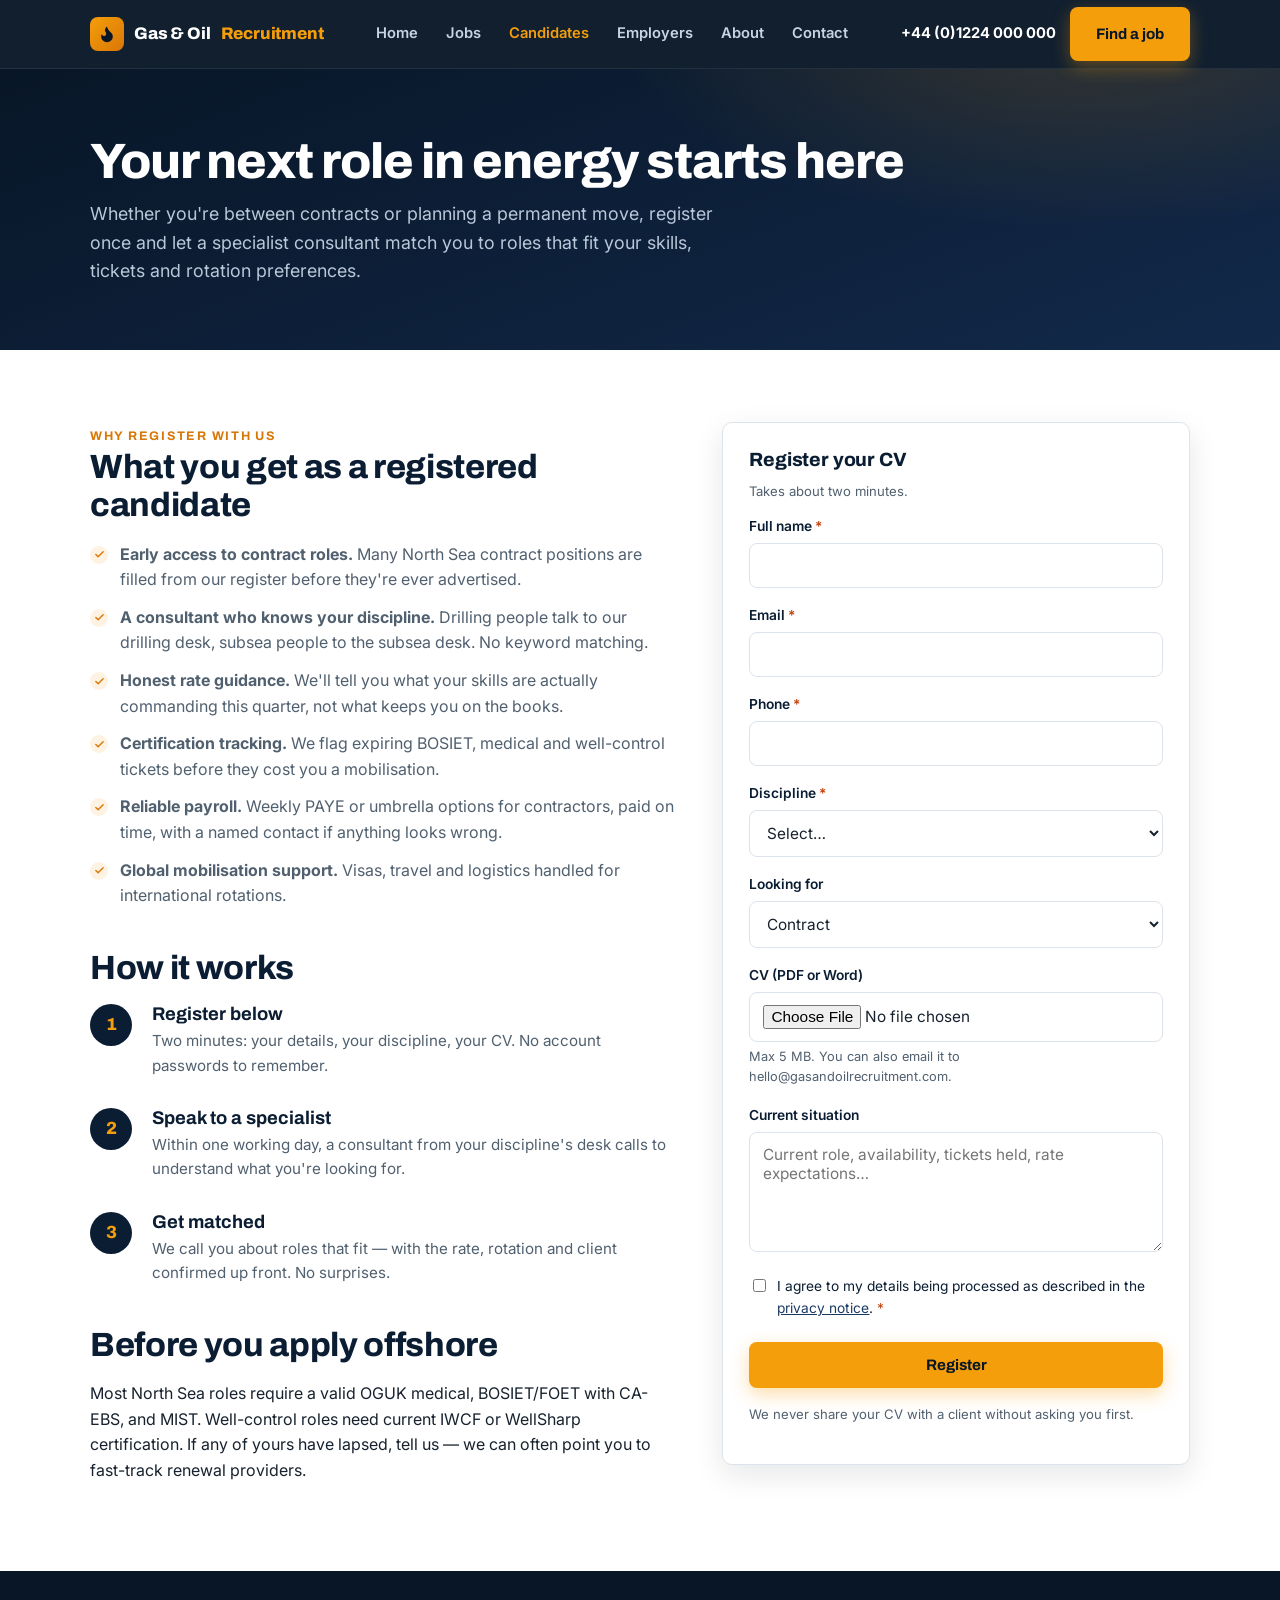
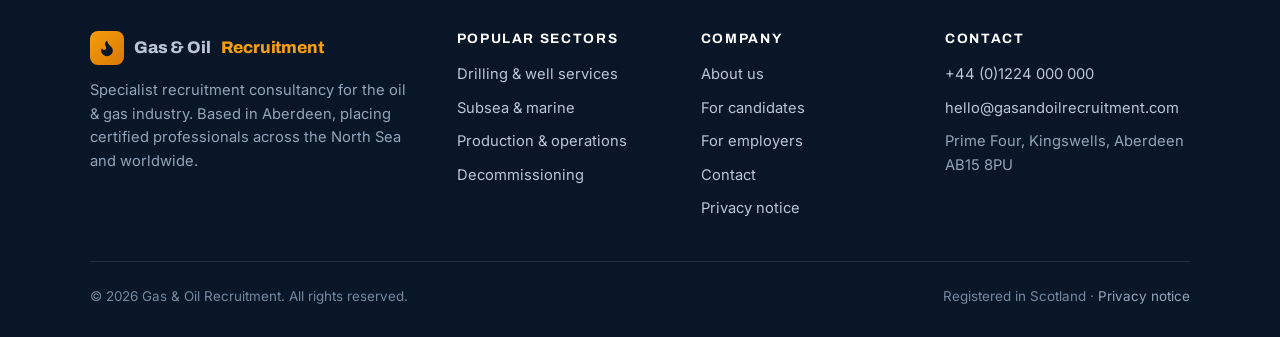
<file: gasandoilrecruitment/candidates.html>
<!DOCTYPE html>
<html lang="en-GB">
<head>
<meta charset="utf-8">
<meta name="viewport" content="width=device-width, initial-scale=1">
<title>For Candidates — Register Your CV | Gas &amp; Oil Recruitment</title>
<meta name="description" content="Register your CV with Aberdeen's specialist oil and gas recruiters. Contract and permanent drilling, subsea, production and engineering roles, North Sea and worldwide.">
<link rel="canonical" href="https://gasandoilrecruitment.com/candidates.html">
<meta property="og:type" content="website">
<meta property="og:title" content="For Candidates | Gas &amp; Oil Recruitment">
<meta property="og:description" content="Register once. Get matched to genuine oil &amp; gas roles by consultants who know your discipline.">
<meta property="og:url" content="https://gasandoilrecruitment.com/candidates.html">
<link rel="preconnect" href="https://fonts.googleapis.com">
<link rel="preconnect" href="https://fonts.gstatic.com" crossorigin>
<link href="https://fonts.googleapis.com/css2?family=Archivo:wght@600;700;800&family=Inter:wght@400;500;600;700&display=swap" rel="stylesheet">
<link rel="stylesheet" href="assets/css/style.css">
<link rel="icon" href="data:image/svg+xml,%3Csvg xmlns='http://www.w3.org/2000/svg' viewBox='0 0 24 24'%3E%3Crect width='24' height='24' rx='5' fill='%23f59e0b'/%3E%3Cpath d='M8.5 16.5A2.5 2.5 0 0 0 11 14c0-1.38-.5-2-1-3-1.07-2.14-.22-4.05 2-6 .5 2.5 2 4.9 4 6.5 2 1.6 3 3.5 3 5.5a7 7 0 1 1-14 0c0-1.15.43-2.29 1-3a2.5 2.5 0 0 0 2.5 2.5z' fill='%23081627'/%3E%3C/svg%3E">
</head>
<body>

<header class="site-header">
  <div class="wrap">
    <a class="brand" href="index.html" aria-label="Gas & Oil Recruitment home">
      <span class="brand-mark" aria-hidden="true"><svg viewBox="0 0 24 24" fill="#081627"><path d="M8.5 14.5A2.5 2.5 0 0 0 11 12c0-1.38-.5-2-1-3-1.07-2.14-.22-4.05 2-6 .5 2.5 2 4.9 4 6.5 2 1.6 3 3.5 3 5.5a7 7 0 1 1-14 0c0-1.15.43-2.29 1-3a2.5 2.5 0 0 0 2.5 2.5z"/></svg></span>
      Gas &amp; Oil <span class="flame">Recruitment</span>
    </a>
    <nav class="main-nav" aria-label="Main navigation">
      <a href="index.html">Home</a>
      <a href="jobs.html">Jobs</a>
      <a href="candidates.html">Candidates</a>
      <a href="employers.html">Employers</a>
      <a href="about.html">About</a>
      <a href="contact.html">Contact</a>
    </nav>
    <div class="header-cta">
      <a class="header-phone" data-site="phone" href="tel:+441224000000">+44 (0)1224 000 000</a>
      <a class="btn btn--primary" href="jobs.html">Find a job</a>
      <button class="nav-toggle" aria-label="Toggle menu" aria-expanded="false"><span></span><span></span><span></span></button>
    </div>
  </div>
</header>

<main>

<section class="page-hero">
  <div class="wrap">
    <h1>Your next role in energy starts here</h1>
    <p class="lead">Whether you're between contracts or planning a permanent move, register once and let a specialist consultant match you to roles that fit your skills, tickets and rotation preferences.</p>
  </div>
</section>

<section class="section">
  <div class="wrap">
    <div class="split split--wide-left">
      <div>
        <span class="kicker">Why register with us</span>
        <h2>What you get as a registered candidate</h2>
        <ul class="checklist">
          <li><strong>Early access to contract roles.</strong> Many North Sea contract positions are filled from our register before they're ever advertised.</li>
          <li><strong>A consultant who knows your discipline.</strong> Drilling people talk to our drilling desk, subsea people to the subsea desk. No keyword matching.</li>
          <li><strong>Honest rate guidance.</strong> We'll tell you what your skills are actually commanding this quarter, not what keeps you on the books.</li>
          <li><strong>Certification tracking.</strong> We flag expiring BOSIET, medical and well-control tickets before they cost you a mobilisation.</li>
          <li><strong>Reliable payroll.</strong> Weekly PAYE or umbrella options for contractors, paid on time, with a named contact if anything looks wrong.</li>
          <li><strong>Global mobilisation support.</strong> Visas, travel and logistics handled for international rotations.</li>
        </ul>

        <h2 style="margin-top:40px">How it works</h2>
        <div class="steps">
          <div class="step">
            <h3>Register below</h3>
            <p>Two minutes: your details, your discipline, your CV. No account passwords to remember.</p>
          </div>
          <div class="step">
            <h3>Speak to a specialist</h3>
            <p>Within one working day, a consultant from your discipline's desk calls to understand what you're looking for.</p>
          </div>
          <div class="step">
            <h3>Get matched</h3>
            <p>We call you about roles that fit — with the rate, rotation and client confirmed up front. No surprises.</p>
          </div>
        </div>

        <h2 style="margin-top:40px">Before you apply offshore</h2>
        <p>Most North Sea roles require a valid OGUK medical, BOSIET/FOET with CA-EBS, and MIST. Well-control roles need current IWCF or WellSharp certification. If any of yours have lapsed, tell us — we can often point you to fast-track renewal providers.</p>
      </div>

      <div>
        <div class="apply-panel" id="register">
          <h2>Register your CV</h2>
          <p class="ref">Takes about two minutes.</p>
          <form data-lead-form="candidate-registration" novalidate>
            <div class="form-grid" style="grid-template-columns:1fr">
              <div class="field">
                <label for="c-name">Full name <span class="req">*</span></label>
                <input id="c-name" name="name" type="text" autocomplete="name" required>
              </div>
              <div class="field">
                <label for="c-email">Email <span class="req">*</span></label>
                <input id="c-email" name="email" type="email" autocomplete="email" required>
              </div>
              <div class="field">
                <label for="c-phone">Phone <span class="req">*</span></label>
                <input id="c-phone" name="phone" type="tel" autocomplete="tel" required>
              </div>
              <div class="field">
                <label for="c-discipline">Discipline <span class="req">*</span></label>
                <select id="c-discipline" name="discipline" required>
                  <option value="">Select…</option>
                  <option>Drilling &amp; Well Services</option>
                  <option>Subsea &amp; Marine</option>
                  <option>Production &amp; Operations</option>
                  <option>Engineering &amp; Projects</option>
                  <option>Gas Processing &amp; LNG</option>
                  <option>Geoscience</option>
                  <option>HSE</option>
                  <option>Decommissioning</option>
                  <option>Other energy discipline</option>
                </select>
              </div>
              <div class="field">
                <label for="c-pref">Looking for</label>
                <select id="c-pref" name="preference">
                  <option>Contract</option>
                  <option>Permanent</option>
                  <option>Either</option>
                </select>
              </div>
              <div class="field">
                <label for="c-cv">CV (PDF or Word)</label>
                <input id="c-cv" name="cv" type="file" accept=".pdf,.doc,.docx">
                <div class="hint">Max 5 MB. You can also email it to <span data-site="email">hello@gasandoilrecruitment.com</span>.</div>
              </div>
              <div class="field">
                <label for="c-msg">Current situation</label>
                <textarea id="c-msg" name="message" placeholder="Current role, availability, tickets held, rate expectations…"></textarea>
              </div>
              <div class="field">
                <label style="font-weight:400;display:flex;gap:8px;align-items:flex-start">
                  <input type="checkbox" name="consent" required style="width:auto;margin-top:4px">
                  <span>I agree to my details being processed as described in the <a href="privacy.html">privacy notice</a>. <span class="req">*</span></span>
                </label>
              </div>
            </div>
            <p style="margin-top:16px"><button class="btn btn--primary btn--block" type="submit">Register</button></p>
            <div class="form-status" role="status" aria-live="polite"></div>
            <p class="form-note">We never share your CV with a client without asking you first.</p>
          </form>
        </div>
      </div>
    </div>
  </div>
</section>

</main>

<footer class="site-footer">
  <div class="wrap">
    <div class="footer-grid">
      <div>
        <a class="brand" href="index.html">
          <span class="brand-mark" aria-hidden="true"><svg viewBox="0 0 24 24" fill="#081627"><path d="M8.5 14.5A2.5 2.5 0 0 0 11 12c0-1.38-.5-2-1-3-1.07-2.14-.22-4.05 2-6 .5 2.5 2 4.9 4 6.5 2 1.6 3 3.5 3 5.5a7 7 0 1 1-14 0c0-1.15.43-2.29 1-3a2.5 2.5 0 0 0 2.5 2.5z"/></svg></span>
          Gas &amp; Oil <span class="flame">Recruitment</span>
        </a>
        <p>Specialist recruitment consultancy for the oil &amp; gas industry. Based in Aberdeen, placing certified professionals across the North Sea and worldwide.</p>
      </div>
      <div>
        <h4>Popular sectors</h4>
        <ul>
          <li><a href="jobs.html?sector=Drilling%20%26%20Well%20Services">Drilling &amp; well services</a></li>
          <li><a href="jobs.html?sector=Subsea%20%26%20Marine">Subsea &amp; marine</a></li>
          <li><a href="jobs.html?sector=Production%20%26%20Operations">Production &amp; operations</a></li>
          <li><a href="jobs.html?sector=Decommissioning">Decommissioning</a></li>
        </ul>
      </div>
      <div>
        <h4>Company</h4>
        <ul>
          <li><a href="about.html">About us</a></li>
          <li><a href="candidates.html">For candidates</a></li>
          <li><a href="employers.html">For employers</a></li>
          <li><a href="contact.html">Contact</a></li>
          <li><a href="privacy.html">Privacy notice</a></li>
        </ul>
      </div>
      <div>
        <h4>Contact</h4>
        <ul>
          <li><a data-site="phone" href="tel:+441224000000">+44 (0)1224 000 000</a></li>
          <li><a data-site="email" href="mailto:hello@gasandoilrecruitment.com">hello@gasandoilrecruitment.com</a></li>
          <li><span data-site="address">Prime Four, Kingswells, Aberdeen AB15 8PU</span></li>
        </ul>
      </div>
    </div>
    <div class="footer-bottom">
      <span>&copy; <span data-year>2026</span> Gas &amp; Oil Recruitment. All rights reserved.</span>
      <span>Registered in Scotland &middot; <a href="privacy.html">Privacy notice</a></span>
    </div>
  </div>
</footer>

<script src="assets/js/config.js"></script>
<script src="assets/js/analytics.js"></script>
<script src="assets/js/main.js"></script>
<script src="assets/js/forms.js"></script>
</body>
</html>
</file>
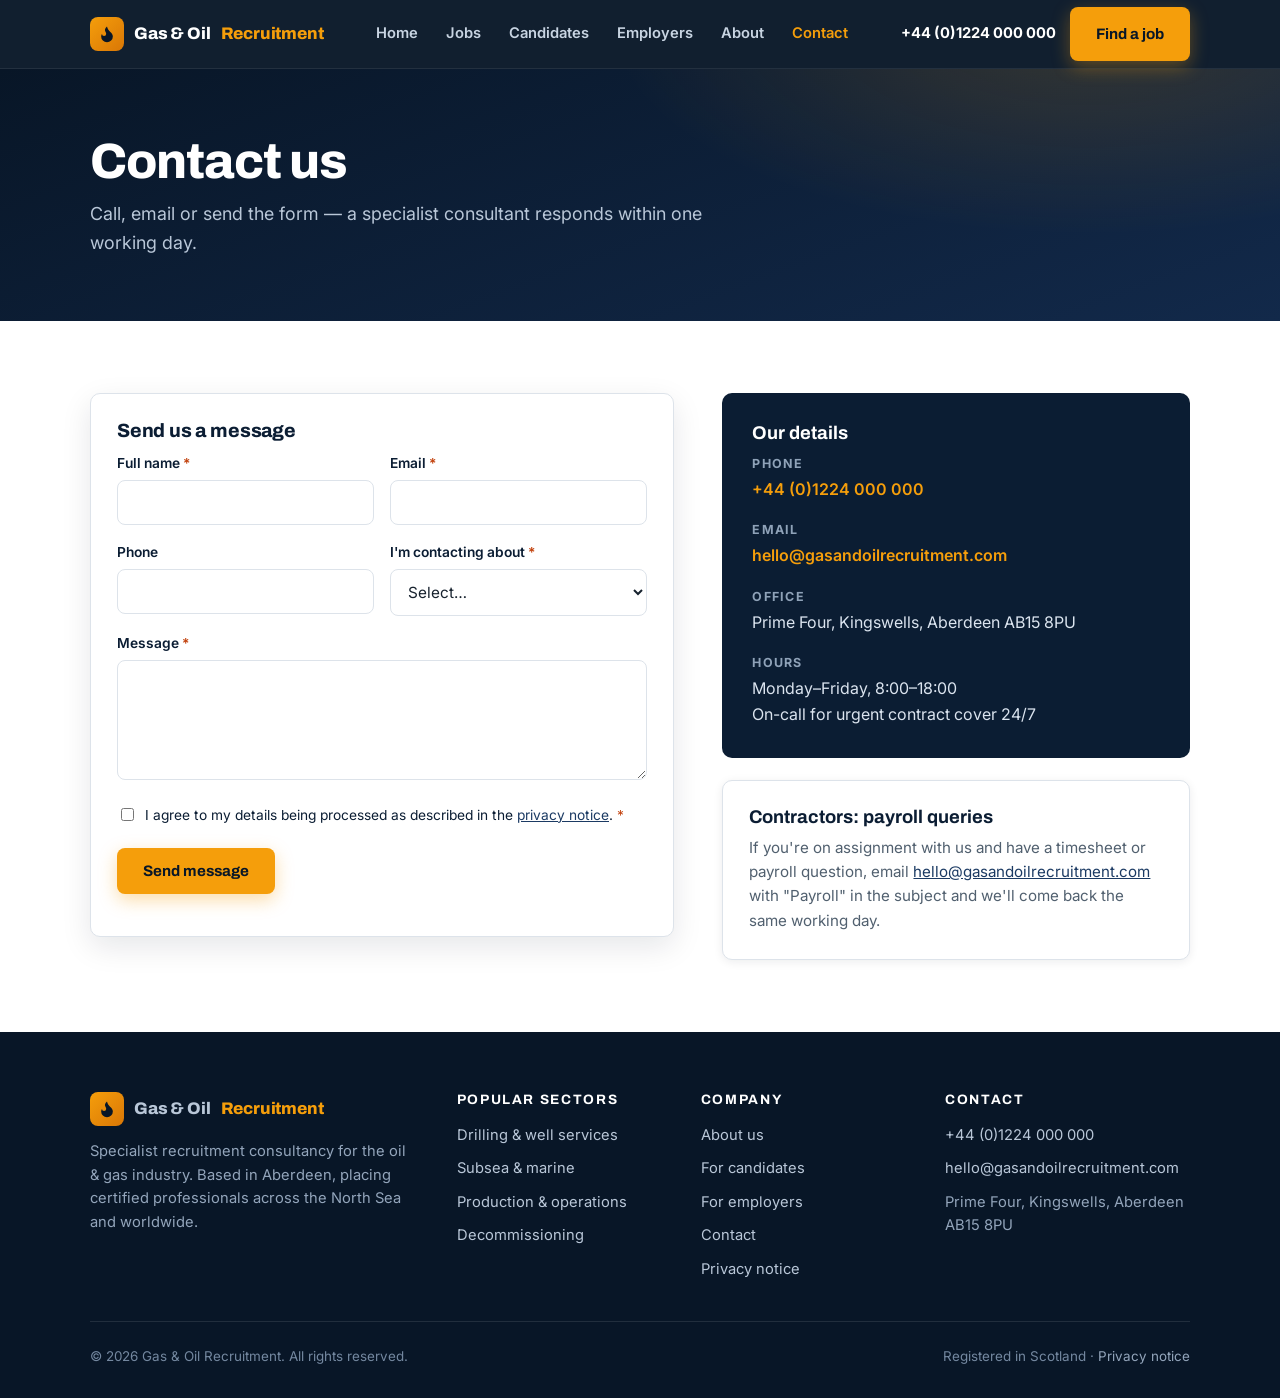
<file: gasandoilrecruitment/contact.html>
<!DOCTYPE html>
<html lang="en-GB">
<head>
<meta charset="utf-8">
<meta name="viewport" content="width=device-width, initial-scale=1">
<title>Contact Us | Gas &amp; Oil Recruitment — Aberdeen</title>
<meta name="description" content="Contact Gas & Oil Recruitment in Aberdeen. Speak to a specialist oil and gas recruitment consultant about hiring or finding your next role.">
<link rel="canonical" href="https://gasandoilrecruitment.com/contact.html">
<meta property="og:type" content="website">
<meta property="og:title" content="Contact Us | Gas &amp; Oil Recruitment">
<meta property="og:description" content="Speak to a specialist oil &amp; gas recruitment consultant in Aberdeen.">
<meta property="og:url" content="https://gasandoilrecruitment.com/contact.html">
<link rel="preconnect" href="https://fonts.googleapis.com">
<link rel="preconnect" href="https://fonts.gstatic.com" crossorigin>
<link href="https://fonts.googleapis.com/css2?family=Archivo:wght@600;700;800&family=Inter:wght@400;500;600;700&display=swap" rel="stylesheet">
<link rel="stylesheet" href="assets/css/style.css">
<link rel="icon" href="data:image/svg+xml,%3Csvg xmlns='http://www.w3.org/2000/svg' viewBox='0 0 24 24'%3E%3Crect width='24' height='24' rx='5' fill='%23f59e0b'/%3E%3Cpath d='M8.5 16.5A2.5 2.5 0 0 0 11 14c0-1.38-.5-2-1-3-1.07-2.14-.22-4.05 2-6 .5 2.5 2 4.9 4 6.5 2 1.6 3 3.5 3 5.5a7 7 0 1 1-14 0c0-1.15.43-2.29 1-3a2.5 2.5 0 0 0 2.5 2.5z' fill='%23081627'/%3E%3C/svg%3E">
</head>
<body>

<header class="site-header">
  <div class="wrap">
    <a class="brand" href="index.html" aria-label="Gas & Oil Recruitment home">
      <span class="brand-mark" aria-hidden="true"><svg viewBox="0 0 24 24" fill="#081627"><path d="M8.5 14.5A2.5 2.5 0 0 0 11 12c0-1.38-.5-2-1-3-1.07-2.14-.22-4.05 2-6 .5 2.5 2 4.9 4 6.5 2 1.6 3 3.5 3 5.5a7 7 0 1 1-14 0c0-1.15.43-2.29 1-3a2.5 2.5 0 0 0 2.5 2.5z"/></svg></span>
      Gas &amp; Oil <span class="flame">Recruitment</span>
    </a>
    <nav class="main-nav" aria-label="Main navigation">
      <a href="index.html">Home</a>
      <a href="jobs.html">Jobs</a>
      <a href="candidates.html">Candidates</a>
      <a href="employers.html">Employers</a>
      <a href="about.html">About</a>
      <a href="contact.html">Contact</a>
    </nav>
    <div class="header-cta">
      <a class="header-phone" data-site="phone" href="tel:+441224000000">+44 (0)1224 000 000</a>
      <a class="btn btn--primary" href="jobs.html">Find a job</a>
      <button class="nav-toggle" aria-label="Toggle menu" aria-expanded="false"><span></span><span></span><span></span></button>
    </div>
  </div>
</header>

<main>

<section class="page-hero">
  <div class="wrap">
    <h1>Contact us</h1>
    <p class="lead">Call, email or send the form — a specialist consultant responds within one working day.</p>
  </div>
</section>

<section class="section">
  <div class="wrap">
    <div class="split split--wide-left">
      <div>
        <div class="apply-panel" style="position:static">
          <h2>Send us a message</h2>
          <form data-lead-form="contact" novalidate>
            <div class="form-grid">
              <div class="field">
                <label for="ct-name">Full name <span class="req">*</span></label>
                <input id="ct-name" name="name" type="text" autocomplete="name" required>
              </div>
              <div class="field">
                <label for="ct-email">Email <span class="req">*</span></label>
                <input id="ct-email" name="email" type="email" autocomplete="email" required>
              </div>
              <div class="field">
                <label for="ct-phone">Phone</label>
                <input id="ct-phone" name="phone" type="tel" autocomplete="tel">
              </div>
              <div class="field">
                <label for="ct-topic">I'm contacting about <span class="req">*</span></label>
                <select id="ct-topic" name="topic" required>
                  <option value="">Select…</option>
                  <option>Finding a job / registering my CV</option>
                  <option>Hiring for my company</option>
                  <option>Payroll or contract query</option>
                  <option>Something else</option>
                </select>
              </div>
              <div class="field full">
                <label for="ct-msg">Message <span class="req">*</span></label>
                <textarea id="ct-msg" name="message" required></textarea>
              </div>
              <div class="field full">
                <label style="font-weight:400;display:flex;gap:8px;align-items:flex-start">
                  <input type="checkbox" name="consent" required style="width:auto;margin-top:4px">
                  <span>I agree to my details being processed as described in the <a href="privacy.html">privacy notice</a>. <span class="req">*</span></span>
                </label>
              </div>
            </div>
            <p style="margin-top:16px"><button class="btn btn--primary" type="submit">Send message</button></p>
            <div class="form-status" role="status" aria-live="polite"></div>
          </form>
        </div>
      </div>
      <div>
        <div class="info-panel">
          <h3>Our details</h3>
          <dl>
            <div><dt>Phone</dt><dd><a data-site="phone" href="tel:+441224000000">+44 (0)1224 000 000</a></dd></div>
            <div><dt>Email</dt><dd><a data-site="email" href="mailto:hello@gasandoilrecruitment.com">hello@gasandoilrecruitment.com</a></dd></div>
            <div><dt>Office</dt><dd><span data-site="address">Prime Four, Kingswells, Aberdeen AB15 8PU</span></dd></div>
            <div><dt>Hours</dt><dd>Monday–Friday, 8:00–18:00<br>On-call for urgent contract cover 24/7</dd></div>
          </dl>
        </div>
        <div class="card" style="margin-top:22px">
          <h3>Contractors: payroll queries</h3>
          <p>If you're on assignment with us and have a timesheet or payroll question, email <a href="mailto:hello@gasandoilrecruitment.com">hello@gasandoilrecruitment.com</a> with "Payroll" in the subject and we'll come back the same working day.</p>
        </div>
      </div>
    </div>
  </div>
</section>

</main>

<footer class="site-footer">
  <div class="wrap">
    <div class="footer-grid">
      <div>
        <a class="brand" href="index.html">
          <span class="brand-mark" aria-hidden="true"><svg viewBox="0 0 24 24" fill="#081627"><path d="M8.5 14.5A2.5 2.5 0 0 0 11 12c0-1.38-.5-2-1-3-1.07-2.14-.22-4.05 2-6 .5 2.5 2 4.9 4 6.5 2 1.6 3 3.5 3 5.5a7 7 0 1 1-14 0c0-1.15.43-2.29 1-3a2.5 2.5 0 0 0 2.5 2.5z"/></svg></span>
          Gas &amp; Oil <span class="flame">Recruitment</span>
        </a>
        <p>Specialist recruitment consultancy for the oil &amp; gas industry. Based in Aberdeen, placing certified professionals across the North Sea and worldwide.</p>
      </div>
      <div>
        <h4>Popular sectors</h4>
        <ul>
          <li><a href="jobs.html?sector=Drilling%20%26%20Well%20Services">Drilling &amp; well services</a></li>
          <li><a href="jobs.html?sector=Subsea%20%26%20Marine">Subsea &amp; marine</a></li>
          <li><a href="jobs.html?sector=Production%20%26%20Operations">Production &amp; operations</a></li>
          <li><a href="jobs.html?sector=Decommissioning">Decommissioning</a></li>
        </ul>
      </div>
      <div>
        <h4>Company</h4>
        <ul>
          <li><a href="about.html">About us</a></li>
          <li><a href="candidates.html">For candidates</a></li>
          <li><a href="employers.html">For employers</a></li>
          <li><a href="contact.html">Contact</a></li>
          <li><a href="privacy.html">Privacy notice</a></li>
        </ul>
      </div>
      <div>
        <h4>Contact</h4>
        <ul>
          <li><a data-site="phone" href="tel:+441224000000">+44 (0)1224 000 000</a></li>
          <li><a data-site="email" href="mailto:hello@gasandoilrecruitment.com">hello@gasandoilrecruitment.com</a></li>
          <li><span data-site="address">Prime Four, Kingswells, Aberdeen AB15 8PU</span></li>
        </ul>
      </div>
    </div>
    <div class="footer-bottom">
      <span>&copy; <span data-year>2026</span> Gas &amp; Oil Recruitment. All rights reserved.</span>
      <span>Registered in Scotland &middot; <a href="privacy.html">Privacy notice</a></span>
    </div>
  </div>
</footer>

<script src="assets/js/config.js"></script>
<script src="assets/js/analytics.js"></script>
<script src="assets/js/main.js"></script>
<script src="assets/js/forms.js"></script>
</body>
</html>
</file>
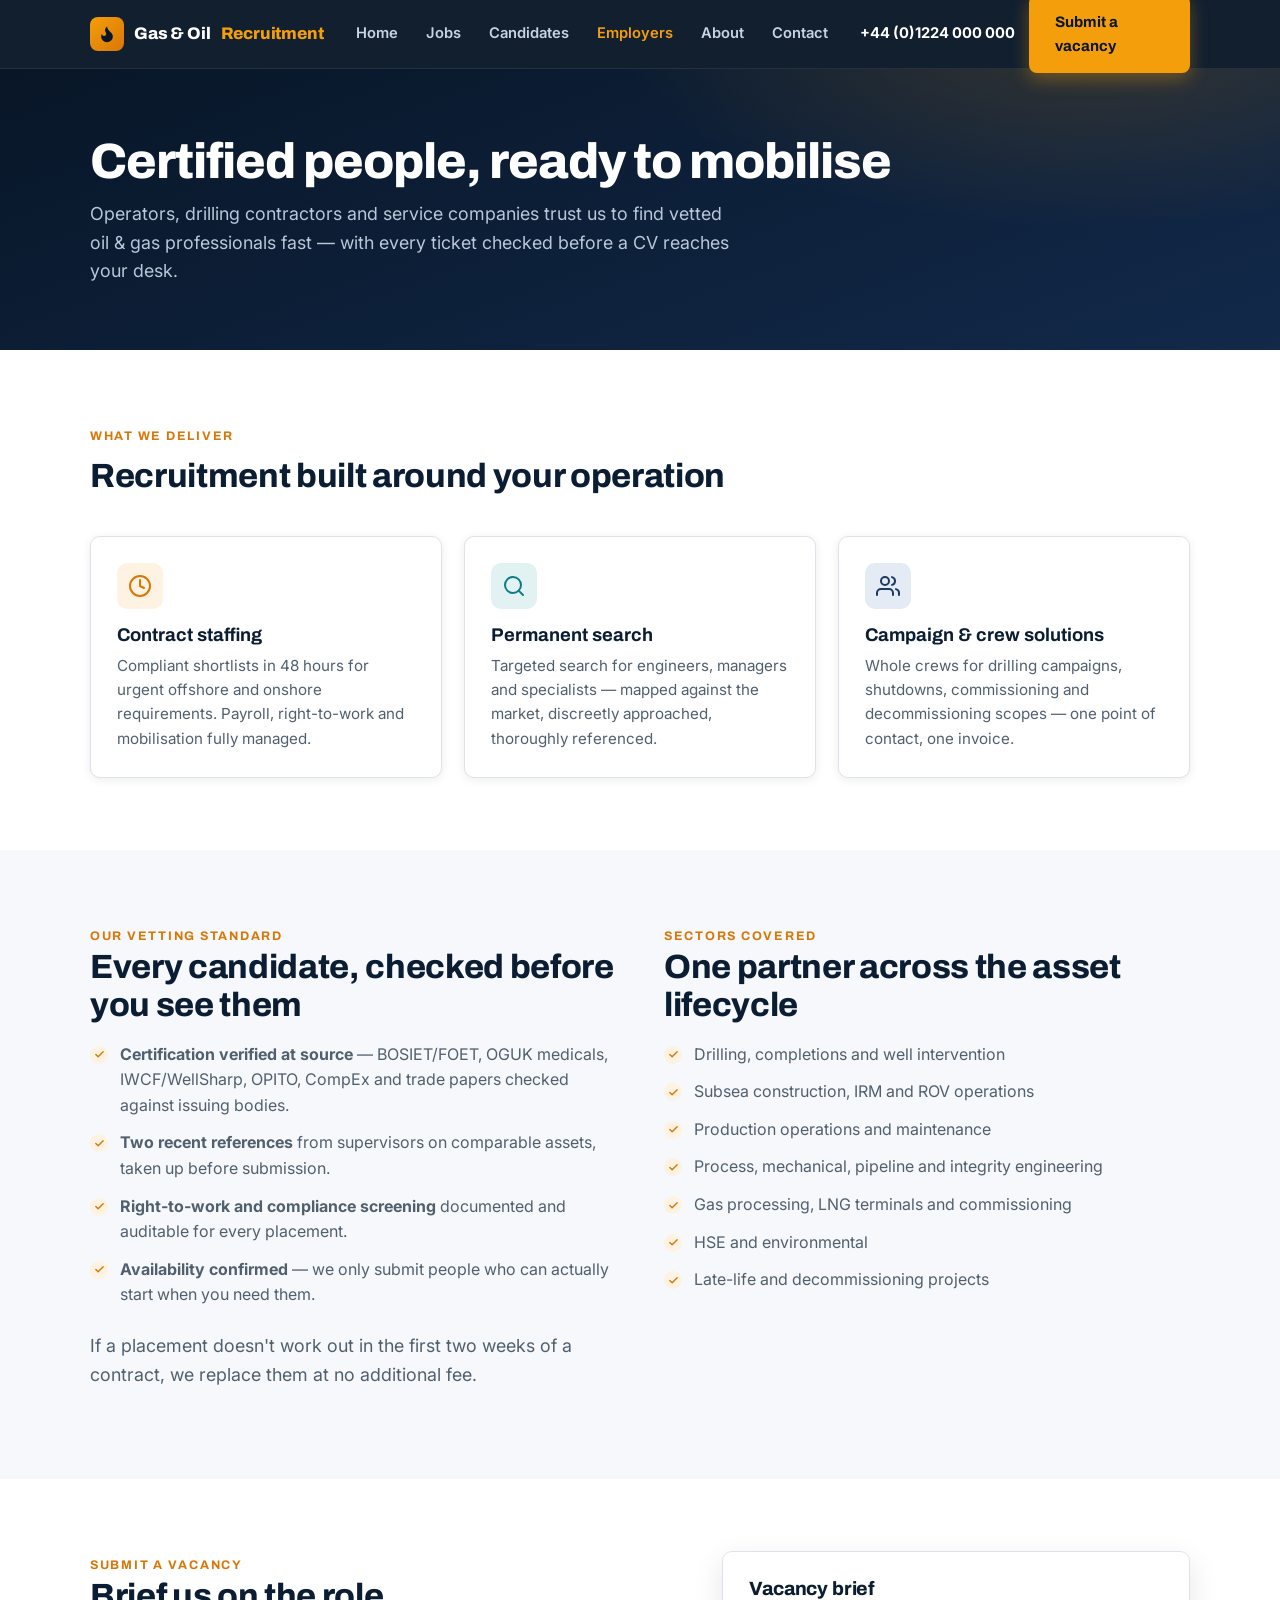
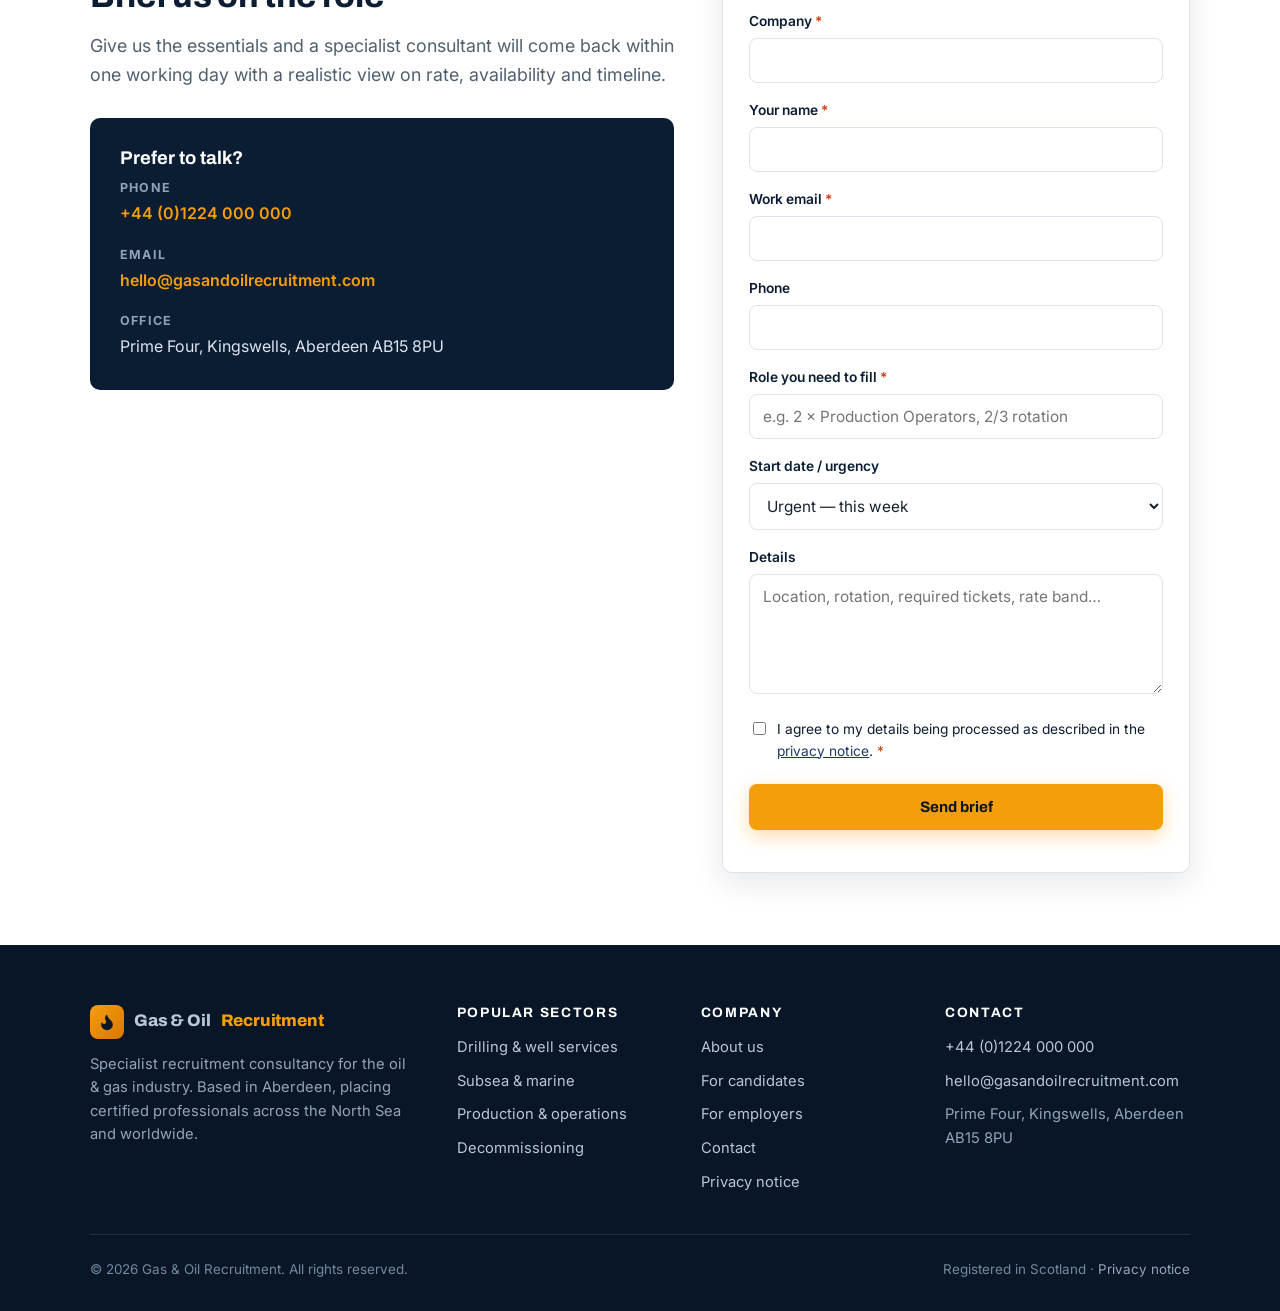
<file: gasandoilrecruitment/employers.html>
<!DOCTYPE html>
<html lang="en-GB">
<head>
<meta charset="utf-8">
<meta name="viewport" content="width=device-width, initial-scale=1">
<title>For Employers — Hire Certified Oil &amp; Gas Professionals | Gas &amp; Oil Recruitment</title>
<meta name="description" content="Hire vetted, certified oil and gas professionals. Contract and permanent drilling, subsea, production and engineering staff, mobilised across the North Sea and internationally.">
<link rel="canonical" href="https://gasandoilrecruitment.com/employers.html">
<meta property="og:type" content="website">
<meta property="og:title" content="For Employers | Gas &amp; Oil Recruitment">
<meta property="og:description" content="Certified, reference-checked oil &amp; gas professionals — contract shortlists in 48 hours.">
<meta property="og:url" content="https://gasandoilrecruitment.com/employers.html">
<link rel="preconnect" href="https://fonts.googleapis.com">
<link rel="preconnect" href="https://fonts.gstatic.com" crossorigin>
<link href="https://fonts.googleapis.com/css2?family=Archivo:wght@600;700;800&family=Inter:wght@400;500;600;700&display=swap" rel="stylesheet">
<link rel="stylesheet" href="assets/css/style.css">
<link rel="icon" href="data:image/svg+xml,%3Csvg xmlns='http://www.w3.org/2000/svg' viewBox='0 0 24 24'%3E%3Crect width='24' height='24' rx='5' fill='%23f59e0b'/%3E%3Cpath d='M8.5 16.5A2.5 2.5 0 0 0 11 14c0-1.38-.5-2-1-3-1.07-2.14-.22-4.05 2-6 .5 2.5 2 4.9 4 6.5 2 1.6 3 3.5 3 5.5a7 7 0 1 1-14 0c0-1.15.43-2.29 1-3a2.5 2.5 0 0 0 2.5 2.5z' fill='%23081627'/%3E%3C/svg%3E">
</head>
<body>

<header class="site-header">
  <div class="wrap">
    <a class="brand" href="index.html" aria-label="Gas & Oil Recruitment home">
      <span class="brand-mark" aria-hidden="true"><svg viewBox="0 0 24 24" fill="#081627"><path d="M8.5 14.5A2.5 2.5 0 0 0 11 12c0-1.38-.5-2-1-3-1.07-2.14-.22-4.05 2-6 .5 2.5 2 4.9 4 6.5 2 1.6 3 3.5 3 5.5a7 7 0 1 1-14 0c0-1.15.43-2.29 1-3a2.5 2.5 0 0 0 2.5 2.5z"/></svg></span>
      Gas &amp; Oil <span class="flame">Recruitment</span>
    </a>
    <nav class="main-nav" aria-label="Main navigation">
      <a href="index.html">Home</a>
      <a href="jobs.html">Jobs</a>
      <a href="candidates.html">Candidates</a>
      <a href="employers.html">Employers</a>
      <a href="about.html">About</a>
      <a href="contact.html">Contact</a>
    </nav>
    <div class="header-cta">
      <a class="header-phone" data-site="phone" href="tel:+441224000000">+44 (0)1224 000 000</a>
      <a class="btn btn--primary" href="#brief">Submit a vacancy</a>
      <button class="nav-toggle" aria-label="Toggle menu" aria-expanded="false"><span></span><span></span><span></span></button>
    </div>
  </div>
</header>

<main>

<section class="page-hero">
  <div class="wrap">
    <h1>Certified people, ready to mobilise</h1>
    <p class="lead">Operators, drilling contractors and service companies trust us to find vetted oil &amp; gas professionals fast — with every ticket checked before a CV reaches your desk.</p>
  </div>
</section>

<section class="section">
  <div class="wrap">
    <div class="section-head">
      <span class="kicker">What we deliver</span>
      <h2>Recruitment built around your operation</h2>
    </div>
    <div class="grid grid--3">
      <div class="card">
        <span class="icon-chip"><svg viewBox="0 0 24 24" fill="none" stroke="currentColor" stroke-width="2" stroke-linecap="round" stroke-linejoin="round"><circle cx="12" cy="12" r="10"/><polyline points="12 6 12 12 16 14"/></svg></span>
        <h3>Contract staffing</h3>
        <p>Compliant shortlists in 48 hours for urgent offshore and onshore requirements. Payroll, right-to-work and mobilisation fully managed.</p>
      </div>
      <div class="card">
        <span class="icon-chip icon-chip--teal"><svg viewBox="0 0 24 24" fill="none" stroke="currentColor" stroke-width="2" stroke-linecap="round" stroke-linejoin="round"><circle cx="11" cy="11" r="8"/><line x1="21" y1="21" x2="16.65" y2="16.65"/></svg></span>
        <h3>Permanent search</h3>
        <p>Targeted search for engineers, managers and specialists — mapped against the market, discreetly approached, thoroughly referenced.</p>
      </div>
      <div class="card">
        <span class="icon-chip icon-chip--navy"><svg viewBox="0 0 24 24" fill="none" stroke="currentColor" stroke-width="2" stroke-linecap="round" stroke-linejoin="round"><path d="M17 21v-2a4 4 0 0 0-4-4H5a4 4 0 0 0-4 4v2"/><circle cx="9" cy="7" r="4"/><path d="M23 21v-2a4 4 0 0 0-3-3.87"/><path d="M16 3.13a4 4 0 0 1 0 7.75"/></svg></span>
        <h3>Campaign &amp; crew solutions</h3>
        <p>Whole crews for drilling campaigns, shutdowns, commissioning and decommissioning scopes — one point of contact, one invoice.</p>
      </div>
    </div>
  </div>
</section>

<section class="section section--tint">
  <div class="wrap">
    <div class="split">
      <div>
        <span class="kicker">Our vetting standard</span>
        <h2>Every candidate, checked before you see them</h2>
        <ul class="checklist">
          <li><strong>Certification verified at source</strong> — BOSIET/FOET, OGUK medicals, IWCF/WellSharp, OPITO, CompEx and trade papers checked against issuing bodies.</li>
          <li><strong>Two recent references</strong> from supervisors on comparable assets, taken up before submission.</li>
          <li><strong>Right-to-work and compliance screening</strong> documented and auditable for every placement.</li>
          <li><strong>Availability confirmed</strong> — we only submit people who can actually start when you need them.</li>
        </ul>
        <p class="lead" style="margin-top:24px">If a placement doesn't work out in the first two weeks of a contract, we replace them at no additional fee.</p>
      </div>
      <div>
        <span class="kicker">Sectors covered</span>
        <h2>One partner across the asset lifecycle</h2>
        <ul class="checklist">
          <li>Drilling, completions and well intervention</li>
          <li>Subsea construction, IRM and ROV operations</li>
          <li>Production operations and maintenance</li>
          <li>Process, mechanical, pipeline and integrity engineering</li>
          <li>Gas processing, LNG terminals and commissioning</li>
          <li>HSE and environmental</li>
          <li>Late-life and decommissioning projects</li>
        </ul>
      </div>
    </div>
  </div>
</section>

<section class="section" id="brief">
  <div class="wrap">
    <div class="split split--wide-left">
      <div>
        <span class="kicker">Submit a vacancy</span>
        <h2>Brief us on the role</h2>
        <p class="lead">Give us the essentials and a specialist consultant will come back within one working day with a realistic view on rate, availability and timeline.</p>
        <div class="info-panel" style="margin-top:28px">
          <h3>Prefer to talk?</h3>
          <dl>
            <div><dt>Phone</dt><dd><a data-site="phone" href="tel:+441224000000">+44 (0)1224 000 000</a></dd></div>
            <div><dt>Email</dt><dd><a data-site="email" href="mailto:hello@gasandoilrecruitment.com">hello@gasandoilrecruitment.com</a></dd></div>
            <div><dt>Office</dt><dd><span data-site="address">Prime Four, Kingswells, Aberdeen AB15 8PU</span></dd></div>
          </dl>
        </div>
      </div>
      <div>
        <div class="apply-panel">
          <h2>Vacancy brief</h2>
          <form data-lead-form="employer-vacancy" novalidate>
            <div class="form-grid" style="grid-template-columns:1fr">
              <div class="field">
                <label for="e-company">Company <span class="req">*</span></label>
                <input id="e-company" name="company" type="text" autocomplete="organization" required>
              </div>
              <div class="field">
                <label for="e-name">Your name <span class="req">*</span></label>
                <input id="e-name" name="name" type="text" autocomplete="name" required>
              </div>
              <div class="field">
                <label for="e-email">Work email <span class="req">*</span></label>
                <input id="e-email" name="email" type="email" autocomplete="email" required>
              </div>
              <div class="field">
                <label for="e-phone">Phone</label>
                <input id="e-phone" name="phone" type="tel" autocomplete="tel">
              </div>
              <div class="field">
                <label for="e-role">Role you need to fill <span class="req">*</span></label>
                <input id="e-role" name="role" type="text" placeholder="e.g. 2 × Production Operators, 2/3 rotation" required>
              </div>
              <div class="field">
                <label for="e-when">Start date / urgency</label>
                <select id="e-when" name="urgency">
                  <option>Urgent — this week</option>
                  <option>Within 2–4 weeks</option>
                  <option>1–3 months</option>
                  <option>Planning ahead</option>
                </select>
              </div>
              <div class="field">
                <label for="e-msg">Details</label>
                <textarea id="e-msg" name="message" placeholder="Location, rotation, required tickets, rate band…"></textarea>
              </div>
              <div class="field">
                <label style="font-weight:400;display:flex;gap:8px;align-items:flex-start">
                  <input type="checkbox" name="consent" required style="width:auto;margin-top:4px">
                  <span>I agree to my details being processed as described in the <a href="privacy.html">privacy notice</a>. <span class="req">*</span></span>
                </label>
              </div>
            </div>
            <p style="margin-top:16px"><button class="btn btn--primary btn--block" type="submit">Send brief</button></p>
            <div class="form-status" role="status" aria-live="polite"></div>
          </form>
        </div>
      </div>
    </div>
  </div>
</section>

</main>

<footer class="site-footer">
  <div class="wrap">
    <div class="footer-grid">
      <div>
        <a class="brand" href="index.html">
          <span class="brand-mark" aria-hidden="true"><svg viewBox="0 0 24 24" fill="#081627"><path d="M8.5 14.5A2.5 2.5 0 0 0 11 12c0-1.38-.5-2-1-3-1.07-2.14-.22-4.05 2-6 .5 2.5 2 4.9 4 6.5 2 1.6 3 3.5 3 5.5a7 7 0 1 1-14 0c0-1.15.43-2.29 1-3a2.5 2.5 0 0 0 2.5 2.5z"/></svg></span>
          Gas &amp; Oil <span class="flame">Recruitment</span>
        </a>
        <p>Specialist recruitment consultancy for the oil &amp; gas industry. Based in Aberdeen, placing certified professionals across the North Sea and worldwide.</p>
      </div>
      <div>
        <h4>Popular sectors</h4>
        <ul>
          <li><a href="jobs.html?sector=Drilling%20%26%20Well%20Services">Drilling &amp; well services</a></li>
          <li><a href="jobs.html?sector=Subsea%20%26%20Marine">Subsea &amp; marine</a></li>
          <li><a href="jobs.html?sector=Production%20%26%20Operations">Production &amp; operations</a></li>
          <li><a href="jobs.html?sector=Decommissioning">Decommissioning</a></li>
        </ul>
      </div>
      <div>
        <h4>Company</h4>
        <ul>
          <li><a href="about.html">About us</a></li>
          <li><a href="candidates.html">For candidates</a></li>
          <li><a href="employers.html">For employers</a></li>
          <li><a href="contact.html">Contact</a></li>
          <li><a href="privacy.html">Privacy notice</a></li>
        </ul>
      </div>
      <div>
        <h4>Contact</h4>
        <ul>
          <li><a data-site="phone" href="tel:+441224000000">+44 (0)1224 000 000</a></li>
          <li><a data-site="email" href="mailto:hello@gasandoilrecruitment.com">hello@gasandoilrecruitment.com</a></li>
          <li><span data-site="address">Prime Four, Kingswells, Aberdeen AB15 8PU</span></li>
        </ul>
      </div>
    </div>
    <div class="footer-bottom">
      <span>&copy; <span data-year>2026</span> Gas &amp; Oil Recruitment. All rights reserved.</span>
      <span>Registered in Scotland &middot; <a href="privacy.html">Privacy notice</a></span>
    </div>
  </div>
</footer>

<script src="assets/js/config.js"></script>
<script src="assets/js/analytics.js"></script>
<script src="assets/js/main.js"></script>
<script src="assets/js/forms.js"></script>
</body>
</html>
</file>
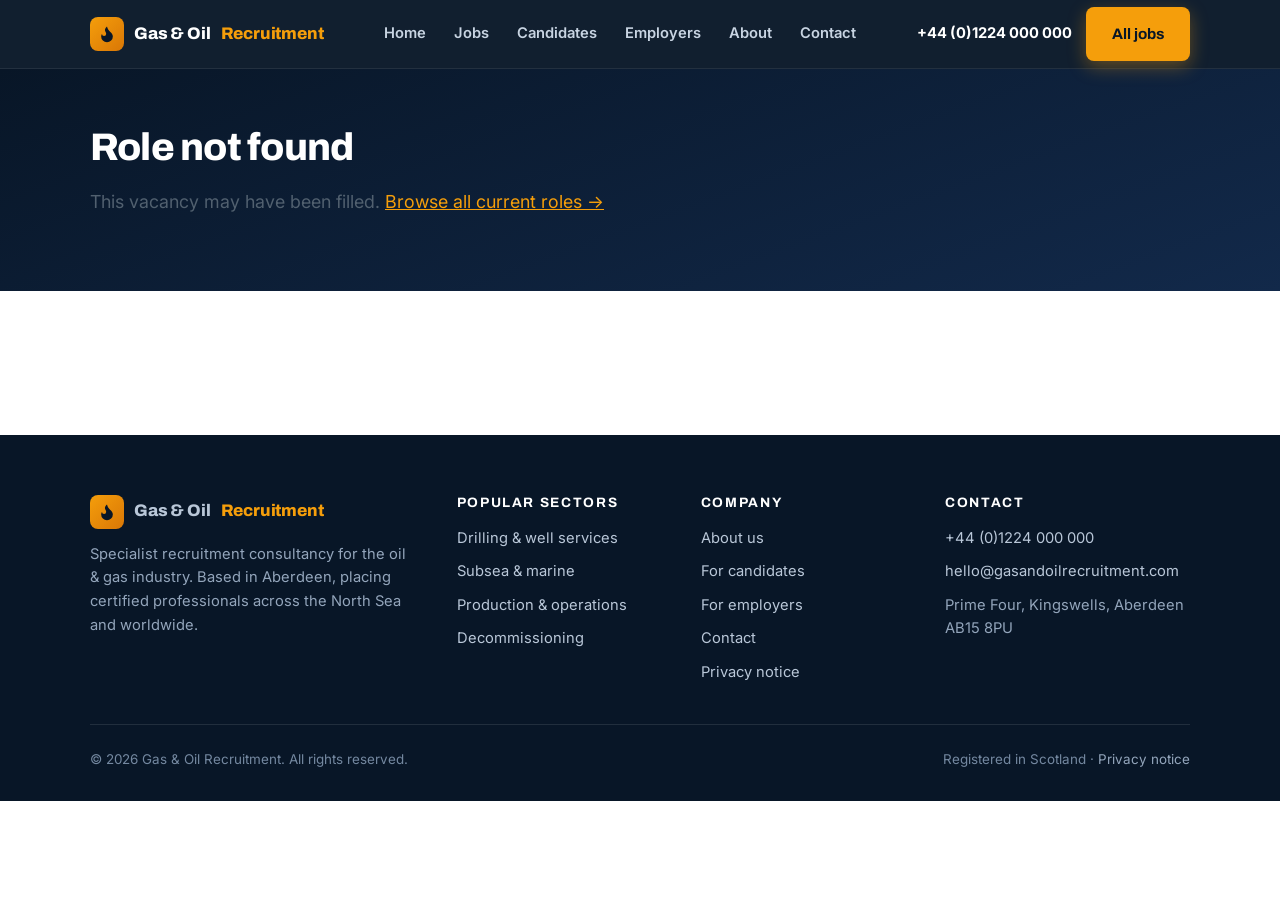
<file: gasandoilrecruitment/job.html>
<!DOCTYPE html>
<html lang="en-GB">
<head>
<meta charset="utf-8">
<meta name="viewport" content="width=device-width, initial-scale=1">
<title>Job details | Gas &amp; Oil Recruitment</title>
<meta name="description" content="View this oil and gas vacancy and apply online with Gas & Oil Recruitment, Aberdeen.">
<link rel="canonical" href="https://gasandoilrecruitment.com/job.html">
<meta name="robots" content="noindex,follow">
<link rel="preconnect" href="https://fonts.googleapis.com">
<link rel="preconnect" href="https://fonts.gstatic.com" crossorigin>
<link href="https://fonts.googleapis.com/css2?family=Archivo:wght@600;700;800&family=Inter:wght@400;500;600;700&display=swap" rel="stylesheet">
<link rel="stylesheet" href="assets/css/style.css">
<link rel="icon" href="data:image/svg+xml,%3Csvg xmlns='http://www.w3.org/2000/svg' viewBox='0 0 24 24'%3E%3Crect width='24' height='24' rx='5' fill='%23f59e0b'/%3E%3Cpath d='M8.5 16.5A2.5 2.5 0 0 0 11 14c0-1.38-.5-2-1-3-1.07-2.14-.22-4.05 2-6 .5 2.5 2 4.9 4 6.5 2 1.6 3 3.5 3 5.5a7 7 0 1 1-14 0c0-1.15.43-2.29 1-3a2.5 2.5 0 0 0 2.5 2.5z' fill='%23081627'/%3E%3C/svg%3E">
</head>
<body>

<header class="site-header">
  <div class="wrap">
    <a class="brand" href="index.html" aria-label="Gas & Oil Recruitment home">
      <span class="brand-mark" aria-hidden="true"><svg viewBox="0 0 24 24" fill="#081627"><path d="M8.5 14.5A2.5 2.5 0 0 0 11 12c0-1.38-.5-2-1-3-1.07-2.14-.22-4.05 2-6 .5 2.5 2 4.9 4 6.5 2 1.6 3 3.5 3 5.5a7 7 0 1 1-14 0c0-1.15.43-2.29 1-3a2.5 2.5 0 0 0 2.5 2.5z"/></svg></span>
      Gas &amp; Oil <span class="flame">Recruitment</span>
    </a>
    <nav class="main-nav" aria-label="Main navigation">
      <a href="index.html">Home</a>
      <a href="jobs.html">Jobs</a>
      <a href="candidates.html">Candidates</a>
      <a href="employers.html">Employers</a>
      <a href="about.html">About</a>
      <a href="contact.html">Contact</a>
    </nav>
    <div class="header-cta">
      <a class="header-phone" data-site="phone" href="tel:+441224000000">+44 (0)1224 000 000</a>
      <a class="btn btn--primary" href="jobs.html">All jobs</a>
      <button class="nav-toggle" aria-label="Toggle menu" aria-expanded="false"><span></span><span></span><span></span></button>
    </div>
  </div>
</header>

<main id="job-detail">

<section class="job-detail-head" id="job-head">
  <div class="wrap"><h1>Loading role…</h1></div>
</section>

<section class="section">
  <div class="wrap">
    <div class="job-layout">
      <div class="job-body" id="job-body"></div>

      <aside class="apply-panel" aria-label="Apply for this role">
        <h2>Apply for this role</h2>
        <p class="ref" style="font-weight:700;color:var(--navy-800)" id="apply-job-title"></p>
        <p class="ref" id="job-ref"></p>
        <form data-lead-form="job-application" novalidate>
          <input type="hidden" name="role" id="apply-ref" value="">
          <div class="form-grid" style="grid-template-columns:1fr">
            <div class="field">
              <label for="a-name">Full name <span class="req">*</span></label>
              <input id="a-name" name="name" type="text" autocomplete="name" required>
            </div>
            <div class="field">
              <label for="a-email">Email <span class="req">*</span></label>
              <input id="a-email" name="email" type="email" autocomplete="email" required>
            </div>
            <div class="field">
              <label for="a-phone">Phone <span class="req">*</span></label>
              <input id="a-phone" name="phone" type="tel" autocomplete="tel" required>
            </div>
            <div class="field">
              <label for="a-cv">CV (PDF or Word)</label>
              <input id="a-cv" name="cv" type="file" accept=".pdf,.doc,.docx">
              <div class="hint">Max 5 MB. You can also email it to <span data-site="email">hello@gasandoilrecruitment.com</span>.</div>
            </div>
            <div class="field">
              <label for="a-msg">Anything we should know?</label>
              <textarea id="a-msg" name="message" placeholder="Availability, notice period, certification status…"></textarea>
            </div>
            <div class="field">
              <label style="font-weight:400;display:flex;gap:8px;align-items:flex-start">
                <input type="checkbox" name="consent" required style="width:auto;margin-top:4px">
                <span>I agree to my details being processed as described in the <a href="privacy.html">privacy notice</a>. <span class="req">*</span></span>
              </label>
            </div>
          </div>
          <p style="margin-top:16px"><button class="btn btn--primary btn--block" type="submit">Submit application</button></p>
          <div class="form-status" role="status" aria-live="polite"></div>
          <p class="form-note">A specialist consultant reviews every application and responds within one working day.</p>
        </form>
      </aside>
    </div>
  </div>
</section>

</main>

<footer class="site-footer">
  <div class="wrap">
    <div class="footer-grid">
      <div>
        <a class="brand" href="index.html">
          <span class="brand-mark" aria-hidden="true"><svg viewBox="0 0 24 24" fill="#081627"><path d="M8.5 14.5A2.5 2.5 0 0 0 11 12c0-1.38-.5-2-1-3-1.07-2.14-.22-4.05 2-6 .5 2.5 2 4.9 4 6.5 2 1.6 3 3.5 3 5.5a7 7 0 1 1-14 0c0-1.15.43-2.29 1-3a2.5 2.5 0 0 0 2.5 2.5z"/></svg></span>
          Gas &amp; Oil <span class="flame">Recruitment</span>
        </a>
        <p>Specialist recruitment consultancy for the oil &amp; gas industry. Based in Aberdeen, placing certified professionals across the North Sea and worldwide.</p>
      </div>
      <div>
        <h4>Popular sectors</h4>
        <ul>
          <li><a href="jobs.html?sector=Drilling%20%26%20Well%20Services">Drilling &amp; well services</a></li>
          <li><a href="jobs.html?sector=Subsea%20%26%20Marine">Subsea &amp; marine</a></li>
          <li><a href="jobs.html?sector=Production%20%26%20Operations">Production &amp; operations</a></li>
          <li><a href="jobs.html?sector=Decommissioning">Decommissioning</a></li>
        </ul>
      </div>
      <div>
        <h4>Company</h4>
        <ul>
          <li><a href="about.html">About us</a></li>
          <li><a href="candidates.html">For candidates</a></li>
          <li><a href="employers.html">For employers</a></li>
          <li><a href="contact.html">Contact</a></li>
          <li><a href="privacy.html">Privacy notice</a></li>
        </ul>
      </div>
      <div>
        <h4>Contact</h4>
        <ul>
          <li><a data-site="phone" href="tel:+441224000000">+44 (0)1224 000 000</a></li>
          <li><a data-site="email" href="mailto:hello@gasandoilrecruitment.com">hello@gasandoilrecruitment.com</a></li>
          <li><span data-site="address">Prime Four, Kingswells, Aberdeen AB15 8PU</span></li>
        </ul>
      </div>
    </div>
    <div class="footer-bottom">
      <span>&copy; <span data-year>2026</span> Gas &amp; Oil Recruitment. All rights reserved.</span>
      <span>Registered in Scotland &middot; <a href="privacy.html">Privacy notice</a></span>
    </div>
  </div>
</footer>

<script src="assets/js/config.js"></script>
<script src="assets/js/analytics.js"></script>
<script src="assets/js/jobs-data.js"></script>
<script src="assets/js/main.js"></script>
<script src="assets/js/job-detail.js"></script>
<script src="assets/js/forms.js"></script>
</body>
</html>
</file>
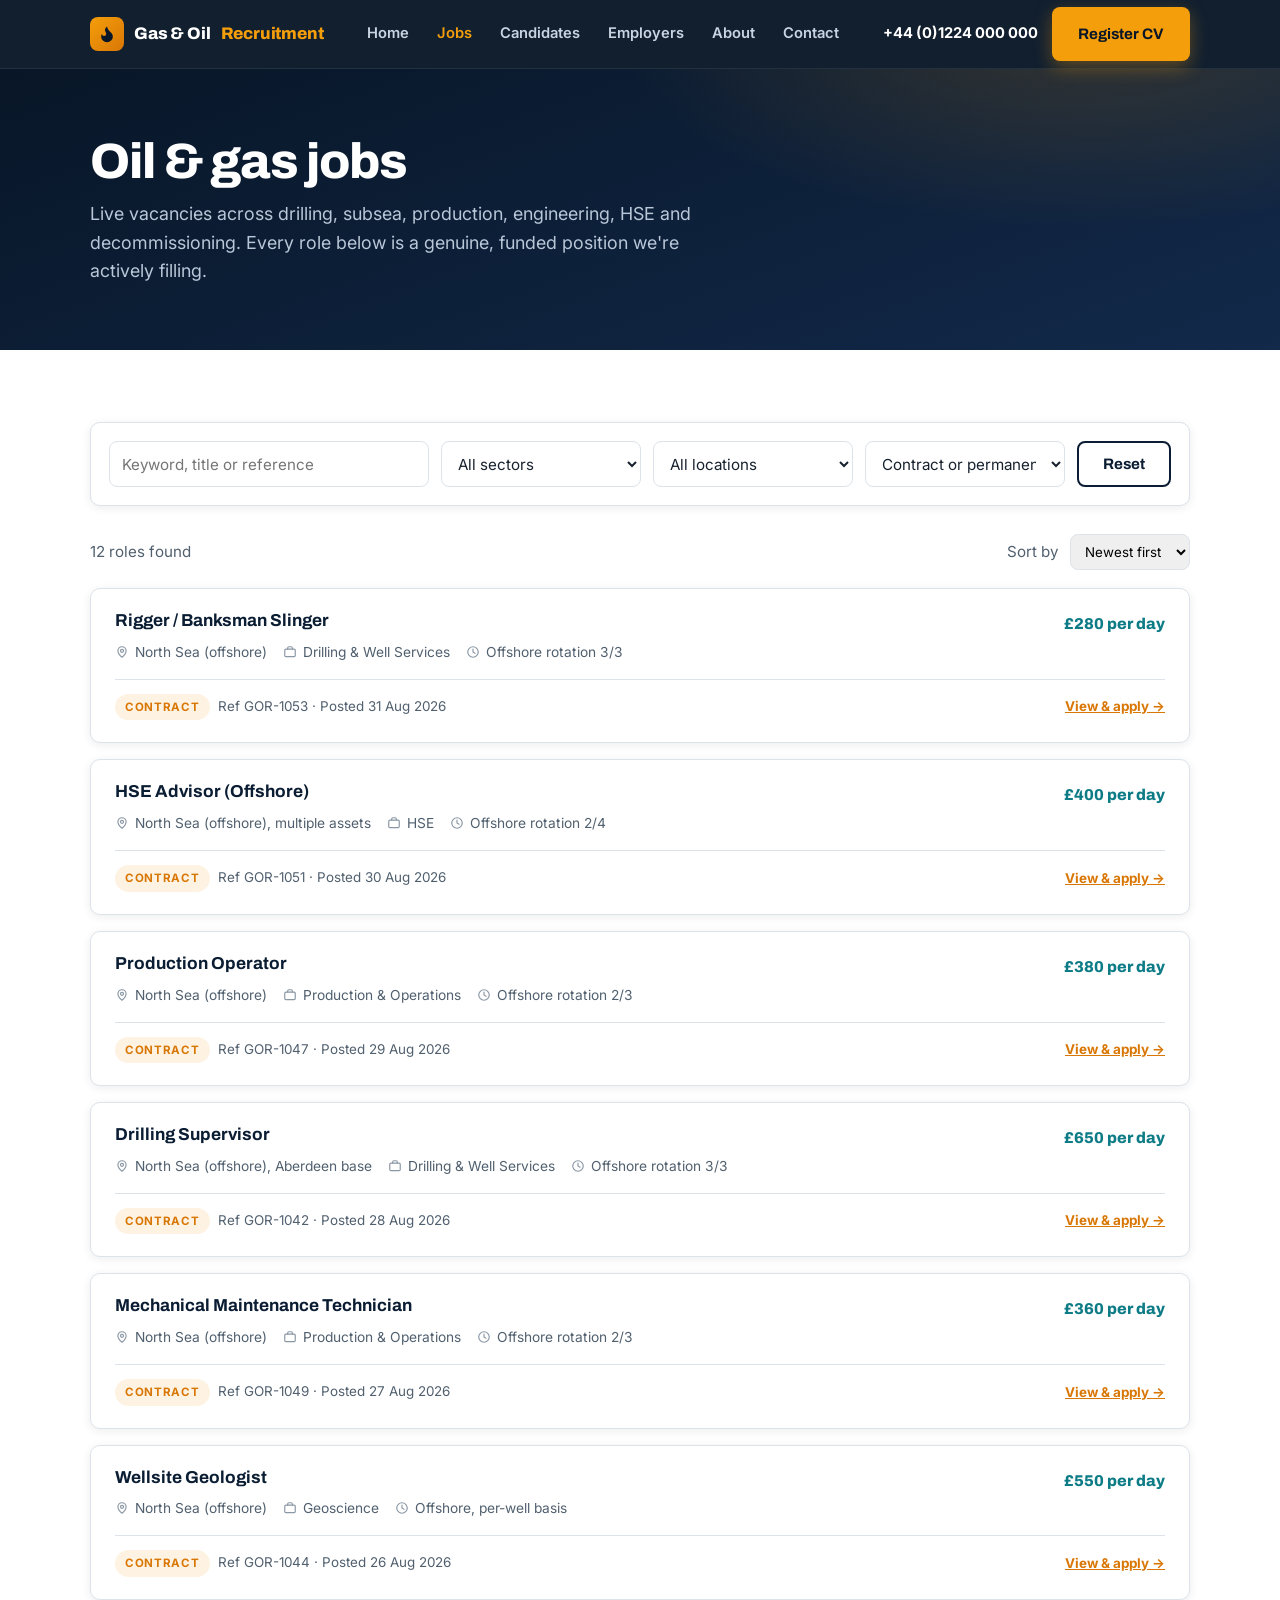
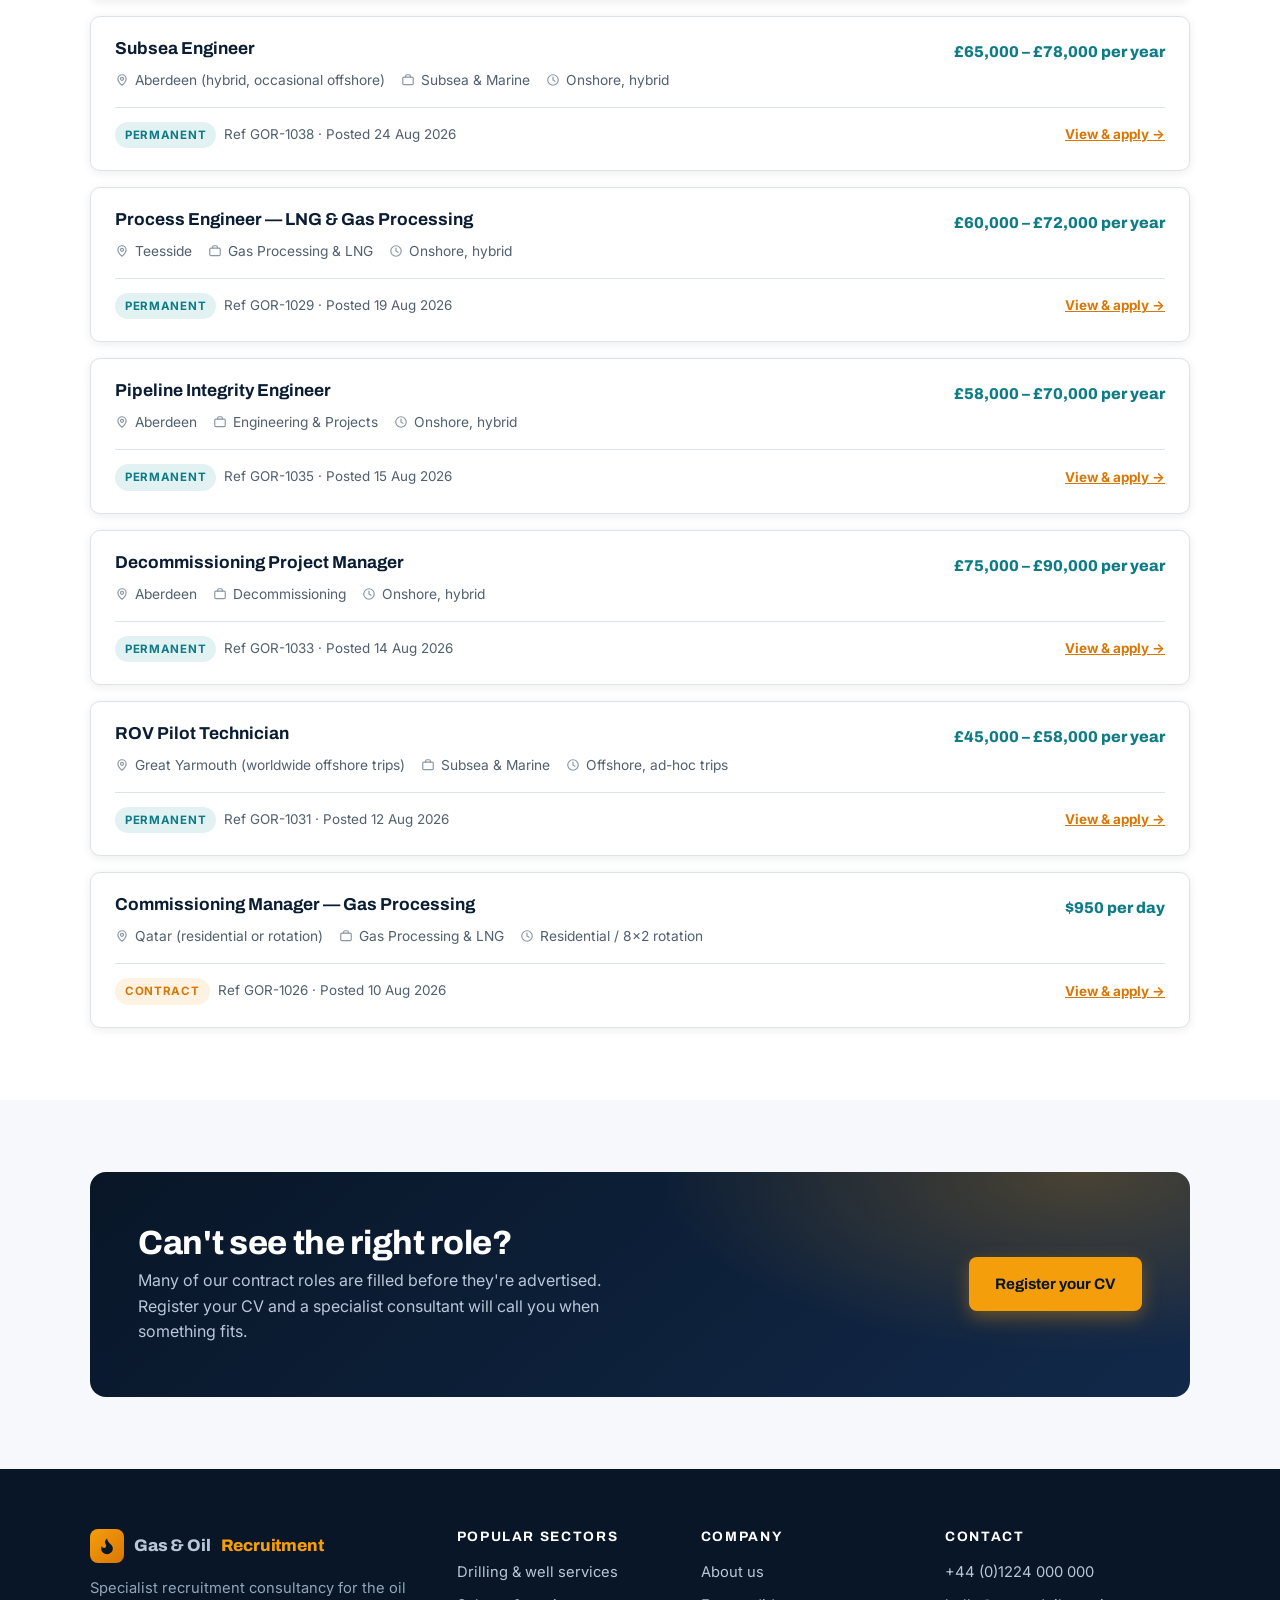
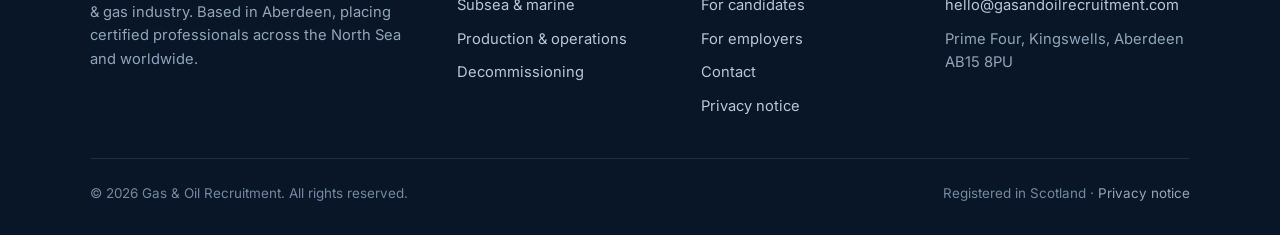
<file: gasandoilrecruitment/jobs.html>
<!DOCTYPE html>
<html lang="en-GB">
<head>
<meta charset="utf-8">
<meta name="viewport" content="width=device-width, initial-scale=1">
<title>Oil &amp; Gas Jobs — North Sea &amp; International Vacancies | Gas &amp; Oil Recruitment</title>
<meta name="description" content="Browse live oil and gas jobs: drilling, subsea, production, engineering, HSE and decommissioning roles across the North Sea, UK and internationally. Contract and permanent.">
<link rel="canonical" href="https://gasandoilrecruitment.com/jobs.html">
<meta property="og:type" content="website">
<meta property="og:title" content="Oil &amp; Gas Jobs | Gas &amp; Oil Recruitment">
<meta property="og:description" content="Live drilling, subsea, production, engineering and HSE vacancies. North Sea and international.">
<meta property="og:url" content="https://gasandoilrecruitment.com/jobs.html">
<link rel="preconnect" href="https://fonts.googleapis.com">
<link rel="preconnect" href="https://fonts.gstatic.com" crossorigin>
<link href="https://fonts.googleapis.com/css2?family=Archivo:wght@600;700;800&family=Inter:wght@400;500;600;700&display=swap" rel="stylesheet">
<link rel="stylesheet" href="assets/css/style.css">
<link rel="icon" href="data:image/svg+xml,%3Csvg xmlns='http://www.w3.org/2000/svg' viewBox='0 0 24 24'%3E%3Crect width='24' height='24' rx='5' fill='%23f59e0b'/%3E%3Cpath d='M8.5 16.5A2.5 2.5 0 0 0 11 14c0-1.38-.5-2-1-3-1.07-2.14-.22-4.05 2-6 .5 2.5 2 4.9 4 6.5 2 1.6 3 3.5 3 5.5a7 7 0 1 1-14 0c0-1.15.43-2.29 1-3a2.5 2.5 0 0 0 2.5 2.5z' fill='%23081627'/%3E%3C/svg%3E">
</head>
<body>

<header class="site-header">
  <div class="wrap">
    <a class="brand" href="index.html" aria-label="Gas & Oil Recruitment home">
      <span class="brand-mark" aria-hidden="true"><svg viewBox="0 0 24 24" fill="#081627"><path d="M8.5 14.5A2.5 2.5 0 0 0 11 12c0-1.38-.5-2-1-3-1.07-2.14-.22-4.05 2-6 .5 2.5 2 4.9 4 6.5 2 1.6 3 3.5 3 5.5a7 7 0 1 1-14 0c0-1.15.43-2.29 1-3a2.5 2.5 0 0 0 2.5 2.5z"/></svg></span>
      Gas &amp; Oil <span class="flame">Recruitment</span>
    </a>
    <nav class="main-nav" aria-label="Main navigation">
      <a href="index.html">Home</a>
      <a href="jobs.html">Jobs</a>
      <a href="candidates.html">Candidates</a>
      <a href="employers.html">Employers</a>
      <a href="about.html">About</a>
      <a href="contact.html">Contact</a>
    </nav>
    <div class="header-cta">
      <a class="header-phone" data-site="phone" href="tel:+441224000000">+44 (0)1224 000 000</a>
      <a class="btn btn--primary" href="candidates.html">Register CV</a>
      <button class="nav-toggle" aria-label="Toggle menu" aria-expanded="false"><span></span><span></span><span></span></button>
    </div>
  </div>
</header>

<main>

<section class="page-hero">
  <div class="wrap">
    <h1>Oil &amp; gas jobs</h1>
    <p class="lead">Live vacancies across drilling, subsea, production, engineering, HSE and decommissioning. Every role below is a genuine, funded position we're actively filling.</p>
  </div>
</section>

<section class="section" id="job-board">
  <div class="wrap">
    <div class="filters" role="search" aria-label="Filter jobs">
      <input type="search" id="f-q" placeholder="Keyword, title or reference" aria-label="Keyword search">
      <select id="f-sector" aria-label="Sector"></select>
      <select id="f-region" aria-label="Location"></select>
      <select id="f-type" aria-label="Job type"></select>
      <button class="btn btn--outline" id="f-reset" type="button">Reset</button>
    </div>
    <div class="results-bar">
      <span id="results-count"></span>
      <label>Sort by
        <select id="f-sort" aria-label="Sort jobs" style="margin-left:8px;border:1px solid var(--line);border-radius:8px;padding:8px 10px;font-family:inherit">
          <option value="newest">Newest first</option>
          <option value="salary">Rate / salary</option>
          <option value="title">Job title A–Z</option>
        </select>
      </label>
    </div>
    <div class="job-list" id="job-list"></div>
    <div class="empty-state" id="empty-state" style="display:none">
      <h3>No roles match those filters</h3>
      <p>Try widening your search — or <a class="text-link" href="candidates.html">register your CV</a> and we'll contact you when a matching role lands.</p>
    </div>
  </div>
</section>

<section class="section section--tint">
  <div class="wrap">
    <div class="cta-band">
      <div>
        <h2>Can't see the right role?</h2>
        <p>Many of our contract roles are filled before they're advertised. Register your CV and a specialist consultant will call you when something fits.</p>
      </div>
      <a class="btn btn--primary" href="candidates.html">Register your CV</a>
    </div>
  </div>
</section>

</main>

<footer class="site-footer">
  <div class="wrap">
    <div class="footer-grid">
      <div>
        <a class="brand" href="index.html">
          <span class="brand-mark" aria-hidden="true"><svg viewBox="0 0 24 24" fill="#081627"><path d="M8.5 14.5A2.5 2.5 0 0 0 11 12c0-1.38-.5-2-1-3-1.07-2.14-.22-4.05 2-6 .5 2.5 2 4.9 4 6.5 2 1.6 3 3.5 3 5.5a7 7 0 1 1-14 0c0-1.15.43-2.29 1-3a2.5 2.5 0 0 0 2.5 2.5z"/></svg></span>
          Gas &amp; Oil <span class="flame">Recruitment</span>
        </a>
        <p>Specialist recruitment consultancy for the oil &amp; gas industry. Based in Aberdeen, placing certified professionals across the North Sea and worldwide.</p>
      </div>
      <div>
        <h4>Popular sectors</h4>
        <ul>
          <li><a href="jobs.html?sector=Drilling%20%26%20Well%20Services">Drilling &amp; well services</a></li>
          <li><a href="jobs.html?sector=Subsea%20%26%20Marine">Subsea &amp; marine</a></li>
          <li><a href="jobs.html?sector=Production%20%26%20Operations">Production &amp; operations</a></li>
          <li><a href="jobs.html?sector=Decommissioning">Decommissioning</a></li>
        </ul>
      </div>
      <div>
        <h4>Company</h4>
        <ul>
          <li><a href="about.html">About us</a></li>
          <li><a href="candidates.html">For candidates</a></li>
          <li><a href="employers.html">For employers</a></li>
          <li><a href="contact.html">Contact</a></li>
          <li><a href="privacy.html">Privacy notice</a></li>
        </ul>
      </div>
      <div>
        <h4>Contact</h4>
        <ul>
          <li><a data-site="phone" href="tel:+441224000000">+44 (0)1224 000 000</a></li>
          <li><a data-site="email" href="mailto:hello@gasandoilrecruitment.com">hello@gasandoilrecruitment.com</a></li>
          <li><span data-site="address">Prime Four, Kingswells, Aberdeen AB15 8PU</span></li>
        </ul>
      </div>
    </div>
    <div class="footer-bottom">
      <span>&copy; <span data-year>2026</span> Gas &amp; Oil Recruitment. All rights reserved.</span>
      <span>Registered in Scotland &middot; <a href="privacy.html">Privacy notice</a></span>
    </div>
  </div>
</footer>

<script src="assets/js/config.js"></script>
<script src="assets/js/analytics.js"></script>
<script src="assets/js/jobs-data.js"></script>
<script src="assets/js/main.js"></script>
<script src="assets/js/jobs.js"></script>
</body>
</html>
</file>
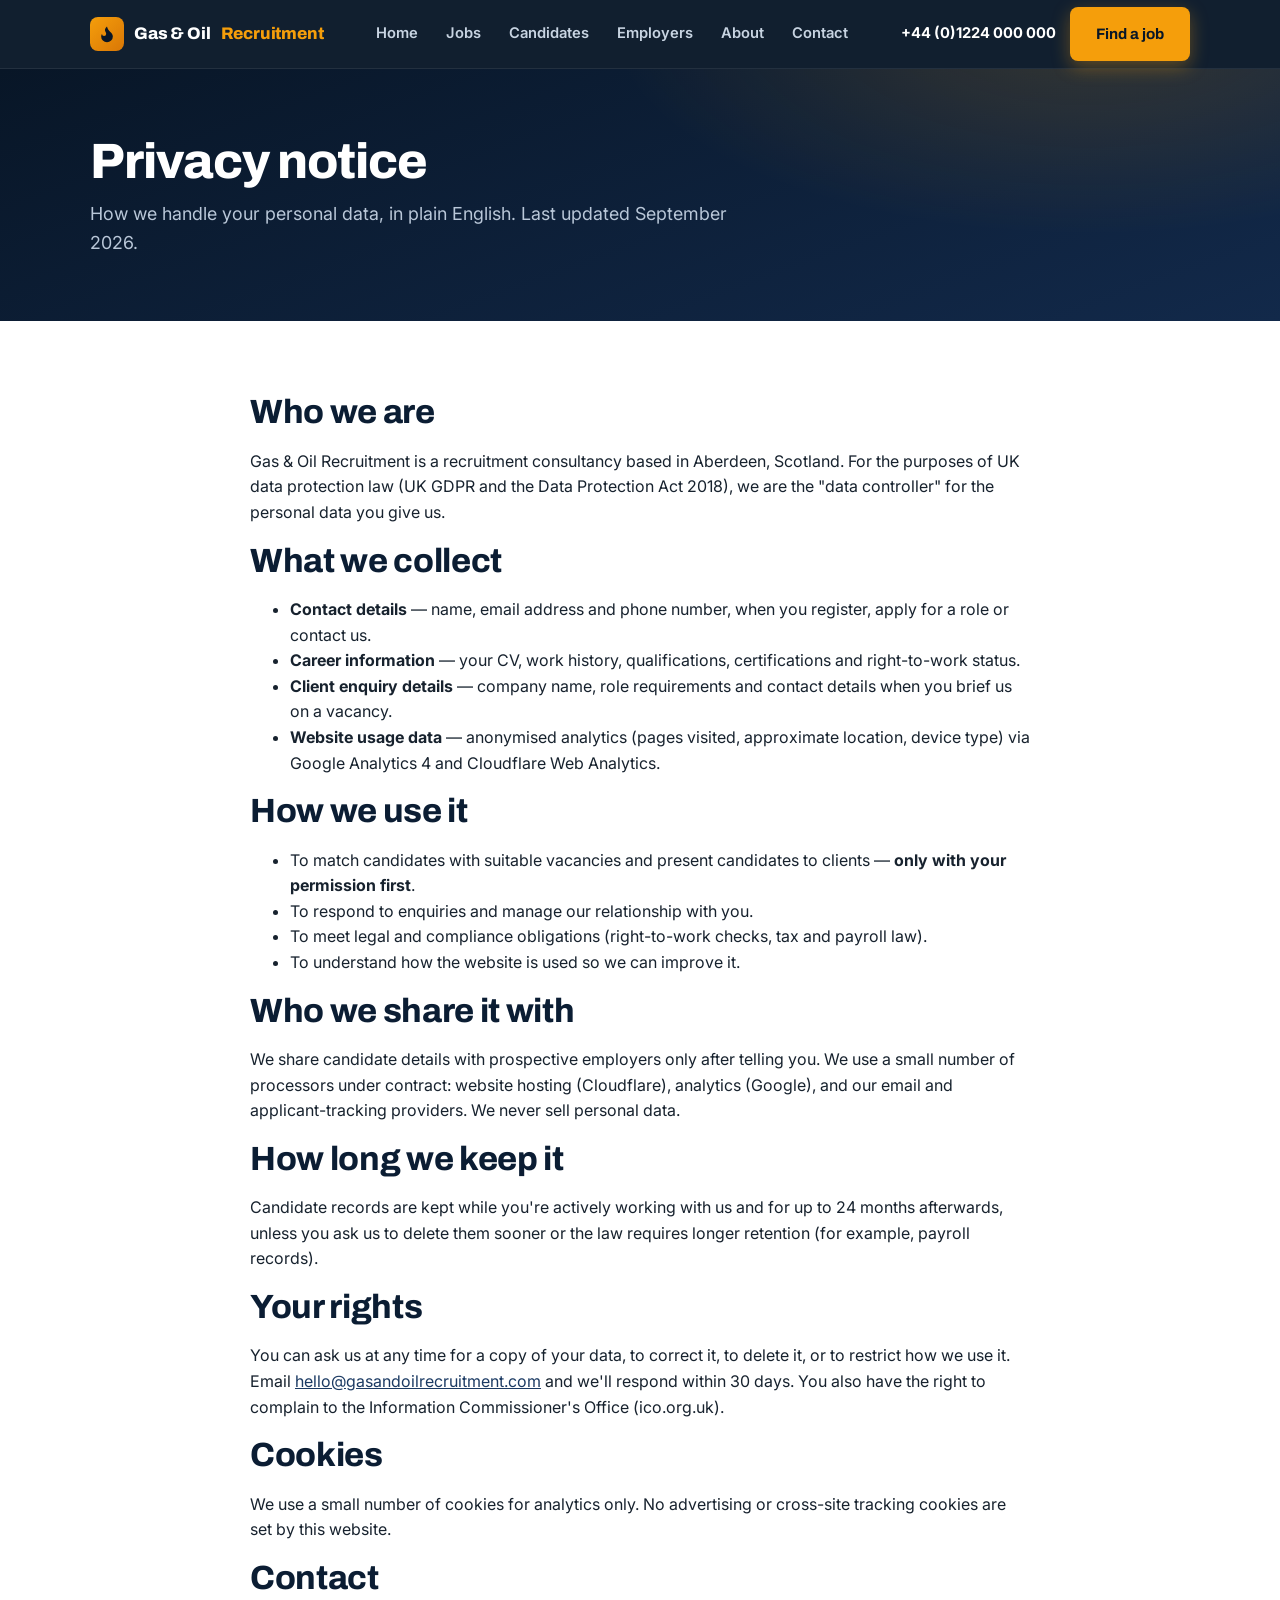
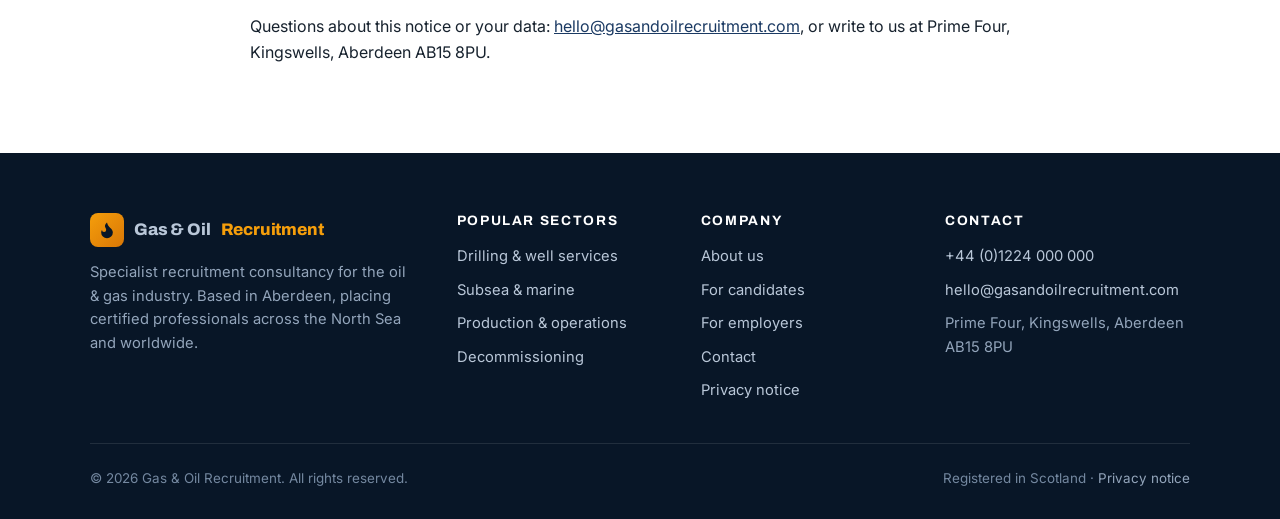
<file: gasandoilrecruitment/privacy.html>
<!DOCTYPE html>
<html lang="en-GB">
<head>
<meta charset="utf-8">
<meta name="viewport" content="width=device-width, initial-scale=1">
<title>Privacy Notice | Gas &amp; Oil Recruitment</title>
<meta name="description" content="How Gas & Oil Recruitment collects, uses and protects your personal data, in line with UK GDPR.">
<link rel="canonical" href="https://gasandoilrecruitment.com/privacy.html">
<meta name="robots" content="noindex,follow">
<link rel="preconnect" href="https://fonts.googleapis.com">
<link rel="preconnect" href="https://fonts.gstatic.com" crossorigin>
<link href="https://fonts.googleapis.com/css2?family=Archivo:wght@600;700;800&family=Inter:wght@400;500;600;700&display=swap" rel="stylesheet">
<link rel="stylesheet" href="assets/css/style.css">
<link rel="icon" href="data:image/svg+xml,%3Csvg xmlns='http://www.w3.org/2000/svg' viewBox='0 0 24 24'%3E%3Crect width='24' height='24' rx='5' fill='%23f59e0b'/%3E%3Cpath d='M8.5 16.5A2.5 2.5 0 0 0 11 14c0-1.38-.5-2-1-3-1.07-2.14-.22-4.05 2-6 .5 2.5 2 4.9 4 6.5 2 1.6 3 3.5 3 5.5a7 7 0 1 1-14 0c0-1.15.43-2.29 1-3a2.5 2.5 0 0 0 2.5 2.5z' fill='%23081627'/%3E%3C/svg%3E">
</head>
<body>

<header class="site-header">
  <div class="wrap">
    <a class="brand" href="index.html" aria-label="Gas & Oil Recruitment home">
      <span class="brand-mark" aria-hidden="true"><svg viewBox="0 0 24 24" fill="#081627"><path d="M8.5 14.5A2.5 2.5 0 0 0 11 12c0-1.38-.5-2-1-3-1.07-2.14-.22-4.05 2-6 .5 2.5 2 4.9 4 6.5 2 1.6 3 3.5 3 5.5a7 7 0 1 1-14 0c0-1.15.43-2.29 1-3a2.5 2.5 0 0 0 2.5 2.5z"/></svg></span>
      Gas &amp; Oil <span class="flame">Recruitment</span>
    </a>
    <nav class="main-nav" aria-label="Main navigation">
      <a href="index.html">Home</a>
      <a href="jobs.html">Jobs</a>
      <a href="candidates.html">Candidates</a>
      <a href="employers.html">Employers</a>
      <a href="about.html">About</a>
      <a href="contact.html">Contact</a>
    </nav>
    <div class="header-cta">
      <a class="header-phone" data-site="phone" href="tel:+441224000000">+44 (0)1224 000 000</a>
      <a class="btn btn--primary" href="jobs.html">Find a job</a>
      <button class="nav-toggle" aria-label="Toggle menu" aria-expanded="false"><span></span><span></span><span></span></button>
    </div>
  </div>
</header>

<main>

<section class="page-hero">
  <div class="wrap">
    <h1>Privacy notice</h1>
    <p class="lead">How we handle your personal data, in plain English. Last updated September 2026.</p>
  </div>
</section>

<section class="section">
  <div class="wrap" style="max-width:820px">
    <h2>Who we are</h2>
    <p>Gas &amp; Oil Recruitment is a recruitment consultancy based in Aberdeen, Scotland. For the purposes of UK data protection law (UK GDPR and the Data Protection Act 2018), we are the "data controller" for the personal data you give us.</p>

    <h2>What we collect</h2>
    <ul>
      <li><strong>Contact details</strong> — name, email address and phone number, when you register, apply for a role or contact us.</li>
      <li><strong>Career information</strong> — your CV, work history, qualifications, certifications and right-to-work status.</li>
      <li><strong>Client enquiry details</strong> — company name, role requirements and contact details when you brief us on a vacancy.</li>
      <li><strong>Website usage data</strong> — anonymised analytics (pages visited, approximate location, device type) via Google Analytics 4 and Cloudflare Web Analytics.</li>
    </ul>

    <h2>How we use it</h2>
    <ul>
      <li>To match candidates with suitable vacancies and present candidates to clients — <strong>only with your permission first</strong>.</li>
      <li>To respond to enquiries and manage our relationship with you.</li>
      <li>To meet legal and compliance obligations (right-to-work checks, tax and payroll law).</li>
      <li>To understand how the website is used so we can improve it.</li>
    </ul>

    <h2>Who we share it with</h2>
    <p>We share candidate details with prospective employers only after telling you. We use a small number of processors under contract: website hosting (Cloudflare), analytics (Google), and our email and applicant-tracking providers. We never sell personal data.</p>

    <h2>How long we keep it</h2>
    <p>Candidate records are kept while you're actively working with us and for up to 24 months afterwards, unless you ask us to delete them sooner or the law requires longer retention (for example, payroll records).</p>

    <h2>Your rights</h2>
    <p>You can ask us at any time for a copy of your data, to correct it, to delete it, or to restrict how we use it. Email <a data-site="email" href="mailto:hello@gasandoilrecruitment.com">hello@gasandoilrecruitment.com</a> and we'll respond within 30 days. You also have the right to complain to the Information Commissioner's Office (ico.org.uk).</p>

    <h2>Cookies</h2>
    <p>We use a small number of cookies for analytics only. No advertising or cross-site tracking cookies are set by this website.</p>

    <h2>Contact</h2>
    <p>Questions about this notice or your data: <a data-site="email" href="mailto:hello@gasandoilrecruitment.com">hello@gasandoilrecruitment.com</a>, or write to us at <span data-site="address">Prime Four, Kingswells, Aberdeen AB15 8PU</span>.</p>
  </div>
</section>

</main>

<footer class="site-footer">
  <div class="wrap">
    <div class="footer-grid">
      <div>
        <a class="brand" href="index.html">
          <span class="brand-mark" aria-hidden="true"><svg viewBox="0 0 24 24" fill="#081627"><path d="M8.5 14.5A2.5 2.5 0 0 0 11 12c0-1.38-.5-2-1-3-1.07-2.14-.22-4.05 2-6 .5 2.5 2 4.9 4 6.5 2 1.6 3 3.5 3 5.5a7 7 0 1 1-14 0c0-1.15.43-2.29 1-3a2.5 2.5 0 0 0 2.5 2.5z"/></svg></span>
          Gas &amp; Oil <span class="flame">Recruitment</span>
        </a>
        <p>Specialist recruitment consultancy for the oil &amp; gas industry. Based in Aberdeen, placing certified professionals across the North Sea and worldwide.</p>
      </div>
      <div>
        <h4>Popular sectors</h4>
        <ul>
          <li><a href="jobs.html?sector=Drilling%20%26%20Well%20Services">Drilling &amp; well services</a></li>
          <li><a href="jobs.html?sector=Subsea%20%26%20Marine">Subsea &amp; marine</a></li>
          <li><a href="jobs.html?sector=Production%20%26%20Operations">Production &amp; operations</a></li>
          <li><a href="jobs.html?sector=Decommissioning">Decommissioning</a></li>
        </ul>
      </div>
      <div>
        <h4>Company</h4>
        <ul>
          <li><a href="about.html">About us</a></li>
          <li><a href="candidates.html">For candidates</a></li>
          <li><a href="employers.html">For employers</a></li>
          <li><a href="contact.html">Contact</a></li>
          <li><a href="privacy.html">Privacy notice</a></li>
        </ul>
      </div>
      <div>
        <h4>Contact</h4>
        <ul>
          <li><a data-site="phone" href="tel:+441224000000">+44 (0)1224 000 000</a></li>
          <li><a data-site="email" href="mailto:hello@gasandoilrecruitment.com">hello@gasandoilrecruitment.com</a></li>
          <li><span data-site="address">Prime Four, Kingswells, Aberdeen AB15 8PU</span></li>
        </ul>
      </div>
    </div>
    <div class="footer-bottom">
      <span>&copy; <span data-year>2026</span> Gas &amp; Oil Recruitment. All rights reserved.</span>
      <span>Registered in Scotland &middot; <a href="privacy.html">Privacy notice</a></span>
    </div>
  </div>
</footer>

<script src="assets/js/config.js"></script>
<script src="assets/js/analytics.js"></script>
<script src="assets/js/main.js"></script>
</body>
</html>
</file>
<file: gasandoilrecruitment/assets/css/style.css>
/* Gas & Oil Recruitment — design system */
:root {
  --navy-900: #081627;
  --navy-800: #0b1d33;
  --navy-700: #12294a;
  --navy-600: #1b3a63;
  --ink: #17222e;
  --slate: #51606f;
  --line: #dde3ea;
  --paper: #f6f8fb;
  --white: #ffffff;
  --amber: #f59e0b;
  --amber-dark: #d97706;
  --amber-soft: #fef3e2;
  --teal: #0e7c86;
  --red: #c2410c;
  --radius: 10px;
  --shadow: 0 10px 30px rgba(8, 22, 39, 0.10);
  --shadow-sm: 0 2px 10px rgba(8, 22, 39, 0.08);
  --font-head: "Archivo", "Segoe UI", Arial, sans-serif;
  --font-body: "Inter", "Segoe UI", Arial, sans-serif;
}

* { box-sizing: border-box; }
html { scroll-behavior: smooth; }
body {
  margin: 0;
  font-family: var(--font-body);
  color: var(--ink);
  background: var(--white);
  line-height: 1.6;
  font-size: 16px;
}
img { max-width: 100%; }
a { color: var(--navy-600); }
h1, h2, h3, h4 {
  font-family: var(--font-head);
  line-height: 1.15;
  color: var(--navy-800);
  margin: 0 0 0.5em;
}
h1 { font-size: clamp(2rem, 4.5vw, 3.1rem); font-weight: 800; letter-spacing: -0.02em; }
h2 { font-size: clamp(1.5rem, 3vw, 2.1rem); font-weight: 750; letter-spacing: -0.01em; }
h3 { font-size: 1.15rem; font-weight: 700; }
p { margin: 0 0 1em; }

.wrap { max-width: 1140px; margin: 0 auto; padding: 0 20px; }
.section { padding: 72px 0; }
.section--tint { background: var(--paper); }
.section--navy { background: var(--navy-800); color: #dbe4ef; }
.section--navy h2, .section--navy h3 { color: var(--white); }
.section-head { max-width: 640px; margin-bottom: 40px; }
.section-head .kicker { margin-bottom: 10px; }

.kicker {
  display: inline-block;
  font-family: var(--font-head);
  font-size: 0.78rem;
  font-weight: 700;
  letter-spacing: 0.14em;
  text-transform: uppercase;
  color: var(--amber-dark);
}
.section--navy .kicker { color: var(--amber); }
.lead { font-size: 1.12rem; color: var(--slate); }
.section--navy .lead { color: #b9c7d8; }

/* Buttons */
.btn {
  display: inline-flex;
  align-items: center;
  gap: 8px;
  font-family: var(--font-head);
  font-weight: 700;
  font-size: 0.95rem;
  padding: 13px 24px;
  border-radius: 8px;
  border: 2px solid transparent;
  cursor: pointer;
  text-decoration: none;
  transition: transform 0.12s ease, box-shadow 0.12s ease, background 0.12s ease;
}
.btn:hover { transform: translateY(-1px); }
.btn--primary { background: var(--amber); color: var(--navy-900); box-shadow: 0 6px 18px rgba(245, 158, 11, 0.35); }
.btn--primary:hover { background: var(--amber-dark); color: var(--white); }
.btn--ghost { border-color: rgba(255, 255, 255, 0.45); color: var(--white); background: transparent; }
.btn--ghost:hover { border-color: var(--white); background: rgba(255, 255, 255, 0.08); }
.btn--outline { border-color: var(--navy-800); color: var(--navy-800); background: transparent; }
.btn--outline:hover { background: var(--navy-800); color: var(--white); }
.btn--block { width: 100%; justify-content: center; }

/* Header */
.site-header {
  position: sticky;
  top: 0;
  z-index: 50;
  background: rgba(8, 22, 39, 0.96);
  backdrop-filter: blur(6px);
  border-bottom: 1px solid rgba(255, 255, 255, 0.08);
}
.site-header .wrap {
  display: flex;
  align-items: center;
  justify-content: space-between;
  gap: 20px;
  height: 68px;
}
.brand {
  display: flex;
  align-items: center;
  gap: 10px;
  text-decoration: none;
  color: var(--white);
  font-family: var(--font-head);
  font-weight: 800;
  font-size: 1.05rem;
  letter-spacing: -0.01em;
  white-space: nowrap;
}
.brand-mark {
  width: 34px;
  height: 34px;
  flex: 0 0 34px;
  border-radius: 8px;
  background: linear-gradient(135deg, var(--amber) 0%, var(--amber-dark) 100%);
  display: grid;
  place-items: center;
}
.brand-mark svg { width: 20px; height: 20px; }
.brand span.flame { color: var(--amber); }
.main-nav { display: flex; align-items: center; gap: 4px; }
.main-nav a {
  color: #c8d4e2;
  text-decoration: none;
  font-size: 0.92rem;
  font-weight: 600;
  padding: 8px 12px;
  border-radius: 6px;
}
.main-nav a:hover { color: var(--white); background: rgba(255, 255, 255, 0.08); }
.main-nav a.active { color: var(--amber); }
.header-cta { display: flex; align-items: center; gap: 14px; }
.header-phone {
  color: var(--white);
  text-decoration: none;
  font-weight: 700;
  font-size: 0.92rem;
  white-space: nowrap;
}
.header-phone:hover { color: var(--amber); }
.nav-toggle {
  display: none;
  background: none;
  border: 0;
  cursor: pointer;
  padding: 8px;
}
.nav-toggle span {
  display: block;
  width: 24px;
  height: 2px;
  background: var(--white);
  margin: 5px 0;
  transition: transform 0.15s ease, opacity 0.15s ease;
}

/* Hero */
.hero {
  position: relative;
  color: var(--white);
  background:
    radial-gradient(1100px 480px at 85% -10%, rgba(245, 158, 11, 0.22), transparent 60%),
    radial-gradient(900px 500px at -10% 110%, rgba(14, 124, 134, 0.30), transparent 55%),
    linear-gradient(160deg, var(--navy-900) 0%, var(--navy-800) 55%, var(--navy-700) 100%);
  overflow: hidden;
}
.hero::after {
  content: "";
  position: absolute;
  inset: 0;
  background-image: radial-gradient(rgba(255, 255, 255, 0.06) 1px, transparent 1px);
  background-size: 26px 26px;
  pointer-events: none;
}
.hero .wrap { position: relative; z-index: 1; padding-top: 84px; padding-bottom: 96px; }
.hero h1 { color: var(--white); max-width: 720px; }
.hero h1 .accent { color: var(--amber); }
.hero .lead { color: #b9c7d8; max-width: 620px; font-size: 1.18rem; }
.hero-actions { display: flex; flex-wrap: wrap; gap: 14px; margin: 28px 0 40px; }

.job-search {
  display: grid;
  grid-template-columns: 1.4fr 1fr auto;
  gap: 10px;
  background: var(--white);
  padding: 10px;
  border-radius: 12px;
  box-shadow: var(--shadow);
  max-width: 780px;
}
.job-search input, .job-search select {
  border: 1px solid var(--line);
  border-radius: 8px;
  padding: 13px 14px;
  font-size: 0.98rem;
  font-family: var(--font-body);
  color: var(--ink);
  background: var(--white);
  width: 100%;
}
.job-search input:focus, .job-search select:focus {
  outline: 2px solid var(--amber);
  outline-offset: -1px;
  border-color: transparent;
}
.hero-stats {
  display: flex;
  flex-wrap: wrap;
  gap: 36px;
  margin-top: 48px;
  padding-top: 32px;
  border-top: 1px solid rgba(255, 255, 255, 0.14);
}
.hero-stats .stat strong {
  display: block;
  font-family: var(--font-head);
  font-size: 1.9rem;
  font-weight: 800;
  color: var(--amber);
}
.hero-stats .stat span { font-size: 0.9rem; color: #a9b8ca; }

/* Cards & grids */
.grid { display: grid; gap: 22px; }
.grid--3 { grid-template-columns: repeat(3, 1fr); }
.grid--4 { grid-template-columns: repeat(4, 1fr); }
.grid--2 { grid-template-columns: repeat(2, 1fr); }

.card {
  background: var(--white);
  border: 1px solid var(--line);
  border-radius: var(--radius);
  padding: 26px;
  box-shadow: var(--shadow-sm);
  transition: transform 0.14s ease, box-shadow 0.14s ease, border-color 0.14s ease;
}
.card:hover { transform: translateY(-3px); box-shadow: var(--shadow); border-color: #c8d3df; }
.card h3 { margin-bottom: 8px; }
.card p { color: var(--slate); font-size: 0.95rem; margin-bottom: 0; }
.card .icon-chip { margin-bottom: 16px; }

.icon-chip {
  width: 46px;
  height: 46px;
  border-radius: 10px;
  display: grid;
  place-items: center;
  background: var(--amber-soft);
  color: var(--amber-dark);
}
.icon-chip svg { width: 24px; height: 24px; }
.icon-chip--teal { background: #e2f2f3; color: var(--teal); }
.icon-chip--navy { background: #e4ebf5; color: var(--navy-600); }

/* Sector cards */
.sector-card { text-decoration: none; display: block; }
.sector-card h3 { color: var(--navy-800); }
.sector-card .count {
  display: inline-block;
  margin-top: 12px;
  font-size: 0.82rem;
  font-weight: 700;
  color: var(--teal);
}

/* Job cards */
.job-card {
  display: block;
  text-decoration: none;
  color: inherit;
  background: var(--white);
  border: 1px solid var(--line);
  border-radius: var(--radius);
  padding: 22px 24px;
  box-shadow: var(--shadow-sm);
  transition: transform 0.14s ease, box-shadow 0.14s ease, border-color 0.14s ease;
}
.job-card:hover { transform: translateY(-2px); box-shadow: var(--shadow); border-color: var(--amber); }
.job-card .job-top {
  display: flex;
  justify-content: space-between;
  align-items: flex-start;
  gap: 14px;
}
.job-card h3 { margin: 0 0 4px; font-size: 1.08rem; }
.job-card h3 a { color: var(--navy-800); text-decoration: none; }
.job-card h3 a:hover { color: var(--amber-dark); }
.job-card .salary {
  font-family: var(--font-head);
  font-weight: 800;
  color: var(--teal);
  white-space: nowrap;
  font-size: 0.98rem;
}
.job-meta {
  display: flex;
  flex-wrap: wrap;
  gap: 8px 16px;
  margin: 10px 0 0;
  padding: 0;
  list-style: none;
  font-size: 0.86rem;
  color: var(--slate);
}
.job-meta li { display: inline-flex; align-items: center; gap: 6px; }
.job-meta svg { width: 14px; height: 14px; color: #8a97a5; }
.badge {
  display: inline-block;
  font-size: 0.72rem;
  font-weight: 700;
  letter-spacing: 0.06em;
  text-transform: uppercase;
  padding: 4px 10px;
  border-radius: 999px;
  background: #e4ebf5;
  color: var(--navy-600);
}
.badge--contract { background: var(--amber-soft); color: var(--amber-dark); }
.badge--permanent { background: #e2f2f3; color: var(--teal); }
.badge--new { background: #fde8e4; color: var(--red); }
.job-card .job-foot {
  display: flex;
  justify-content: space-between;
  align-items: center;
  margin-top: 16px;
  padding-top: 14px;
  border-top: 1px solid var(--line);
  font-size: 0.84rem;
  color: var(--slate);
}
.job-card .apply-link { font-weight: 700; color: var(--amber-dark); }

/* Filters (jobs page) */
.filters {
  background: var(--white);
  border: 1px solid var(--line);
  border-radius: var(--radius);
  box-shadow: var(--shadow-sm);
  padding: 18px;
  display: grid;
  grid-template-columns: 1.6fr 1fr 1fr 1fr auto;
  gap: 12px;
  margin-bottom: 28px;
}
.filters input, .filters select {
  border: 1px solid var(--line);
  border-radius: 8px;
  padding: 11px 12px;
  font-size: 0.95rem;
  font-family: var(--font-body);
  width: 100%;
  background: var(--white);
  color: var(--ink);
}
.filters input:focus, .filters select:focus { outline: 2px solid var(--amber); outline-offset: -1px; border-color: transparent; }
.results-bar {
  display: flex;
  justify-content: space-between;
  align-items: baseline;
  gap: 16px;
  margin-bottom: 18px;
  color: var(--slate);
  font-size: 0.95rem;
}
.job-list { display: grid; gap: 16px; }
.empty-state {
  text-align: center;
  padding: 60px 20px;
  border: 1px dashed var(--line);
  border-radius: var(--radius);
  color: var(--slate);
}

/* Job detail */
.job-detail-head {
  background: linear-gradient(160deg, var(--navy-900), var(--navy-700));
  color: var(--white);
  padding: 56px 0;
}
.job-detail-head h1 { color: var(--white); font-size: clamp(1.7rem, 3.4vw, 2.4rem); }
.job-detail-head .job-meta { color: #b9c7d8; font-size: 0.95rem; }
.job-detail-head .job-meta svg { color: #7f93a9; }
.job-detail-head .salary { color: var(--amber); font-family: var(--font-head); font-weight: 800; font-size: 1.25rem; }
.job-layout { display: grid; grid-template-columns: 1fr 360px; gap: 40px; align-items: start; }
.job-body h2 { font-size: 1.3rem; margin-top: 34px; }
.job-body h2:first-child { margin-top: 0; }
.job-body ul { padding-left: 20px; color: var(--slate); }
.job-body li { margin-bottom: 8px; }
.job-body p { color: var(--slate); }
.apply-panel {
  position: sticky;
  top: 88px;
  background: var(--white);
  border: 1px solid var(--line);
  border-radius: var(--radius);
  box-shadow: var(--shadow);
  padding: 26px;
}
.apply-panel h2 { font-size: 1.2rem; }
.apply-panel .ref { font-size: 0.82rem; color: var(--slate); }

/* Forms */
.form-grid { display: grid; grid-template-columns: 1fr 1fr; gap: 16px; }
.form-grid .full { grid-column: 1 / -1; }
.field label {
  display: block;
  font-size: 0.86rem;
  font-weight: 600;
  color: var(--navy-800);
  margin-bottom: 6px;
}
.field label .req { color: var(--red); }
.field input, .field select, .field textarea {
  width: 100%;
  border: 1px solid var(--line);
  border-radius: 8px;
  padding: 12px 13px;
  font-size: 0.96rem;
  font-family: var(--font-body);
  color: var(--ink);
  background: var(--white);
}
.field textarea { min-height: 120px; resize: vertical; }
.field input:focus, .field select:focus, .field textarea:focus {
  outline: 2px solid var(--amber);
  outline-offset: -1px;
  border-color: transparent;
}
.field .hint { font-size: 0.8rem; color: var(--slate); margin-top: 5px; }
.form-note { font-size: 0.82rem; color: var(--slate); margin-top: 14px; }
.form-status {
  display: none;
  margin-top: 16px;
  padding: 14px 16px;
  border-radius: 8px;
  font-size: 0.94rem;
}
.form-status.ok { display: block; background: #e7f6ec; color: #146c2e; border: 1px solid #bfe6cb; }
.form-status.err { display: block; background: #fdeceb; color: #9c1f1f; border: 1px solid #f3c2c0; }
.field input.invalid, .field select.invalid, .field textarea.invalid { border-color: var(--red); outline: none; }

/* Steps */
.steps { counter-reset: step; }
.step { position: relative; padding-left: 62px; margin-bottom: 30px; }
.step::before {
  counter-increment: step;
  content: counter(step);
  position: absolute;
  left: 0;
  top: 0;
  width: 42px;
  height: 42px;
  border-radius: 50%;
  background: var(--navy-800);
  color: var(--amber);
  font-family: var(--font-head);
  font-weight: 800;
  font-size: 1.1rem;
  display: grid;
  place-items: center;
}
.step h3 { margin-bottom: 4px; }
.step p { color: var(--slate); margin: 0; font-size: 0.95rem; }

/* Testimonials */
.quote {
  background: var(--white);
  border: 1px solid var(--line);
  border-radius: var(--radius);
  padding: 26px;
  box-shadow: var(--shadow-sm);
}
.quote p { font-size: 0.98rem; color: var(--ink); }
.quote p::before { content: "\201C"; color: var(--amber); font-size: 1.6rem; line-height: 0; vertical-align: -6px; margin-right: 2px; }
.quote footer { font-size: 0.86rem; color: var(--slate); font-weight: 600; }
.quote footer span { display: block; font-weight: 400; }

/* CTA band */
.cta-band {
  background:
    radial-gradient(700px 300px at 90% 0%, rgba(245, 158, 11, 0.25), transparent 60%),
    linear-gradient(140deg, var(--navy-900), var(--navy-700));
  border-radius: 16px;
  color: var(--white);
  padding: 52px 48px;
  display: flex;
  flex-wrap: wrap;
  align-items: center;
  justify-content: space-between;
  gap: 26px;
}
.cta-band h2 { color: var(--white); margin-bottom: 6px; }
.cta-band p { color: #b9c7d8; margin: 0; max-width: 520px; }

/* Contact / info panels */
.info-panel {
  background: var(--navy-800);
  color: #dbe4ef;
  border-radius: var(--radius);
  padding: 30px;
}
.info-panel h3 { color: var(--white); }
.info-panel a { color: var(--amber); text-decoration: none; font-weight: 600; }
.info-panel a:hover { text-decoration: underline; }
.info-panel dl { margin: 0; display: grid; gap: 18px; }
.info-panel dt {
  font-size: 0.78rem;
  font-weight: 700;
  letter-spacing: 0.1em;
  text-transform: uppercase;
  color: #8fa2b8;
  margin-bottom: 3px;
}
.info-panel dd { margin: 0; font-size: 1rem; }

/* Split layout */
.split { display: grid; grid-template-columns: 1fr 1fr; gap: 48px; align-items: start; }
.split--wide-left { grid-template-columns: 1.25fr 1fr; }

/* Checklist */
.checklist { list-style: none; padding: 0; margin: 0 0 1em; }
.checklist li {
  position: relative;
  padding-left: 30px;
  margin-bottom: 12px;
  color: var(--slate);
}
.checklist li::before {
  content: "";
  position: absolute;
  left: 0;
  top: 4px;
  width: 18px;
  height: 18px;
  border-radius: 50%;
  background: var(--amber-soft) url('data:image/svg+xml;utf8,<svg xmlns="http://www.w3.org/2000/svg" viewBox="0 0 24 24" fill="none" stroke="%23d97706" stroke-width="3" stroke-linecap="round" stroke-linejoin="round"><polyline points="20 6 9 17 4 12"/></svg>') center/11px no-repeat;
}

/* Footer */
.site-footer {
  background: var(--navy-900);
  color: #93a5bb;
  padding: 60px 0 30px;
  font-size: 0.92rem;
}
.footer-grid {
  display: grid;
  grid-template-columns: 1.6fr 1fr 1fr 1.2fr;
  gap: 40px;
  padding-bottom: 40px;
  border-bottom: 1px solid rgba(255, 255, 255, 0.1);
}
.site-footer h4 {
  color: var(--white);
  font-size: 0.85rem;
  letter-spacing: 0.12em;
  text-transform: uppercase;
  margin-bottom: 16px;
}
.site-footer ul { list-style: none; margin: 0; padding: 0; display: grid; gap: 10px; }
.site-footer a { color: #b9c7d8; text-decoration: none; }
.site-footer a:hover { color: var(--amber); }
.site-footer .brand { margin-bottom: 14px; }
.footer-bottom {
  display: flex;
  flex-wrap: wrap;
  justify-content: space-between;
  gap: 12px;
  padding-top: 24px;
  font-size: 0.84rem;
  color: #7488a0;
}
.footer-bottom a { color: #93a5bb; }

/* Breadcrumb */
.breadcrumb {
  font-size: 0.84rem;
  color: #8fa2b8;
  margin-bottom: 18px;
}
.breadcrumb a { color: #b9c7d8; text-decoration: none; }
.breadcrumb a:hover { color: var(--amber); }

/* Page hero (interior pages) */
.page-hero {
  background:
    radial-gradient(800px 360px at 85% -20%, rgba(245, 158, 11, 0.18), transparent 60%),
    linear-gradient(160deg, var(--navy-900), var(--navy-700));
  color: var(--white);
  padding: 64px 0;
}
.page-hero h1 { color: var(--white); margin-bottom: 10px; }
.page-hero .lead { color: #b9c7d8; max-width: 640px; margin-bottom: 0; }

/* Utility */
.mt-0 { margin-top: 0; }
.mb-0 { margin-bottom: 0; }
.center { text-align: center; }
.text-link { font-weight: 700; color: var(--amber-dark); text-decoration: none; }
.text-link:hover { text-decoration: underline; }

/* Responsive */
@media (max-width: 960px) {
  .grid--4 { grid-template-columns: repeat(2, 1fr); }
  .grid--3 { grid-template-columns: repeat(2, 1fr); }
  .job-layout { grid-template-columns: 1fr; }
  .apply-panel { position: static; }
  .filters { grid-template-columns: 1fr 1fr; }
  .footer-grid { grid-template-columns: 1fr 1fr; }
  .split, .split--wide-left { grid-template-columns: 1fr; }
  .header-phone { display: none; }
}

@media (max-width: 720px) {
  .section { padding: 52px 0; }
  .grid--3, .grid--4, .grid--2 { grid-template-columns: 1fr; }
  .job-search { grid-template-columns: 1fr; }
  .filters { grid-template-columns: 1fr; }
  .form-grid { grid-template-columns: 1fr; }
  .cta-band { padding: 36px 26px; }
  .footer-grid { grid-template-columns: 1fr; gap: 28px; }

  .nav-toggle { display: block; }
  .main-nav {
    position: absolute;
    top: 68px;
    left: 0;
    right: 0;
    background: var(--navy-900);
    flex-direction: column;
    align-items: stretch;
    padding: 12px 20px 20px;
    gap: 2px;
    border-bottom: 1px solid rgba(255, 255, 255, 0.1);
    display: none;
  }
  .main-nav.open { display: flex; }
  .main-nav a { padding: 12px 10px; font-size: 1rem; }
  .header-cta .btn { display: none; }
  .nav-toggle.open span:nth-child(1) { transform: translateY(7px) rotate(45deg); }
  .nav-toggle.open span:nth-child(2) { opacity: 0; }
  .nav-toggle.open span:nth-child(3) { transform: translateY(-7px) rotate(-45deg); }
}
</file>
